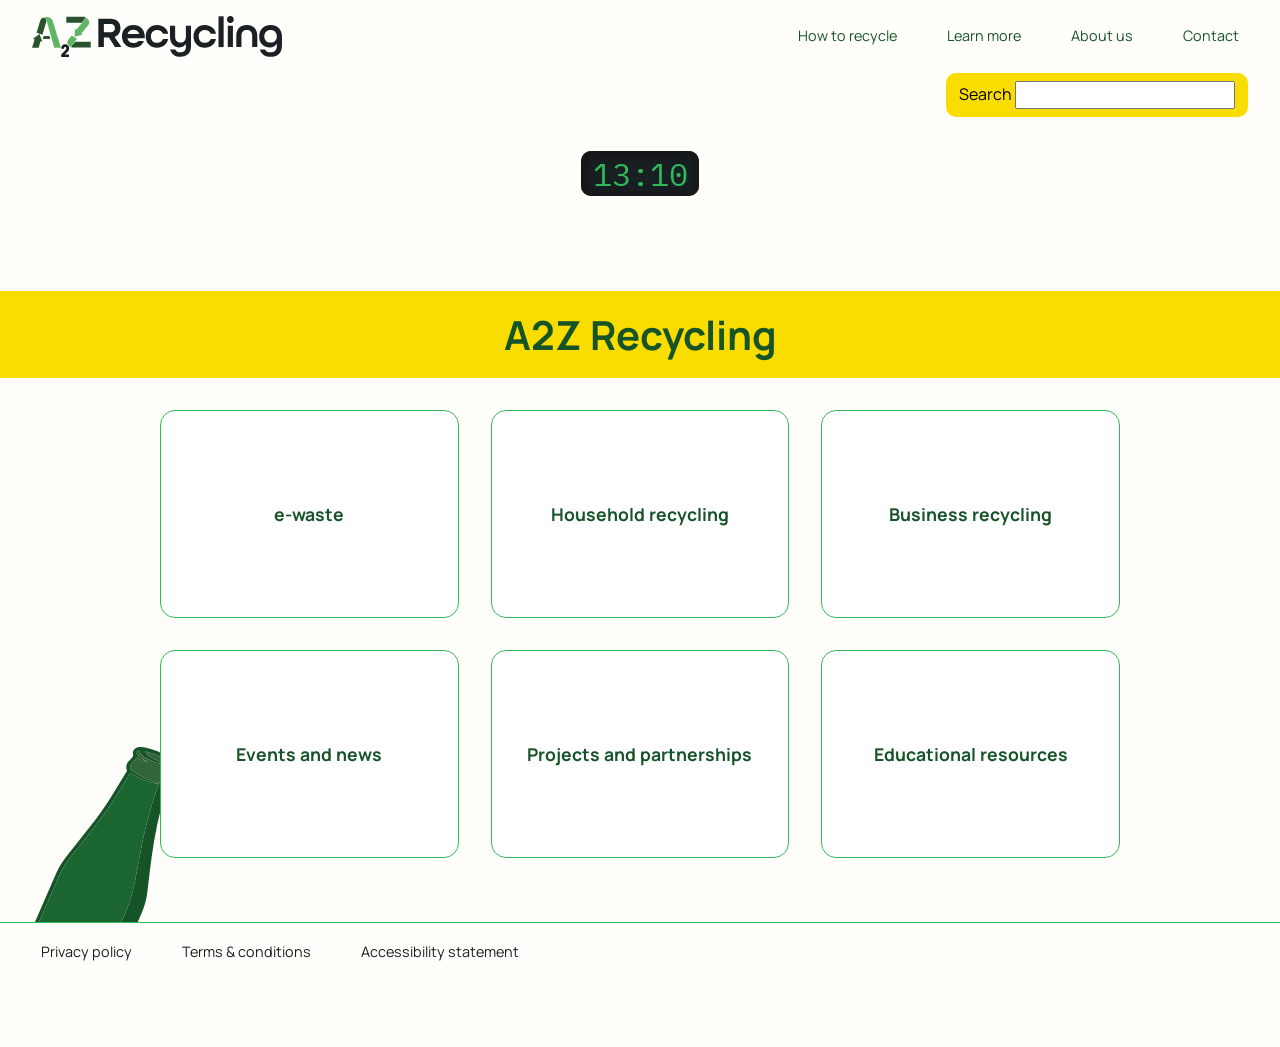
<file: index.html>
<!doctype html>
<html lang="en">
  <head>
    <meta charset="UTF-8" />
    <meta name="viewport" content="width=device-width, initial-scale=1.0" />
    <link rel="stylesheet" href="styles.css" />
    <script src="scripts/clock.js" defer></script>
    <script src="scripts/script.js" defer></script>
    <!-- <script src="scripts/bottles.js" defer></script> -->
    <title>A2Z Recycling</title>
  </head>
  <body>
    <nav class="nav-main">
      <a href="index.html">
        <div class="logo-container">
          <img class="logo" src="images/logo.svg" width="300px" />
        </div>
      </a>

      <div id="hamburger">
        <span class="line"></span>
        <span class="line"></span>
        <span class="line"></span>
      </div>

      <div id="hamburger-dropdown" class="hidden">
        <div class="hb-section">
          <h2 class="hb-heading">How to recycle</h2>
          <ul>
            <li class="hb-li"><a href="e-waste.html">e-waste</a></li>
            <li class="hb-li">
              <a href="household.html">Household recycling</a>
            </li>
            <li class="hb-li">
              <a href="business.html">Business recycling</a>
            </li>
          </ul>
        </div>
        <div class="hb-section">
          <h2 class="hb-heading">Learn more</h2>
          <ul>
            <li class="hb-li"><a href="events.html">Events and news</a></li>
            <li class="hb-li">
              <a href="projects.html">Projects and partnerships</a>
            </li>
            <li class="hb-li">
              <a href="resources.html">Educational resources</a>
            </li>
          </ul>
        </div>
        <div class="hb-section">
          <ul>
            <li><a href="about.html">About us</a></li>
            <li><a href="contact.html">Contact us</a></li>
          </ul>
        </div>
        <div class="hb-section pp">
          <ul>
            <li><a href="privacy.html">Privacy policy</a></li>
            <li>
              <a href="accessibility.html">Accessibility statement</a>
            </li>
            <li>
              <a href="termsandconditions.html">Terms and conditions</a>
            </li>
          </ul>
        </div>
      </div>

      <ul class="nav-items">
        <li>
          <a href="" class="nav-info">How to recycle</a>
          <div id="howTo" class="nav-dropdown hidden">
            <ul class="nav-dropdown-list" id="dd">
              <li><a href="e-waste.html">e-waste</a></li>
              <li><a href="household.html">Household recycling</a></li>
              <li><a href="business.html">Business recycling</a></li>
            </ul>
          </div>
        </li>
        <li>
          <a href="" class="nav-info">Learn more</a>
          <div id="learnMore" class="nav-dropdown hidden">
            <ul class="nav-dropdown-list">
              <li><a href="events.html">Events and news</a></li>
              <li>
                <a href="projects.html">Projects and partnerships</a>
              </li>
              <li><a href="resources.html">Educational resources</a></li>
            </ul>
          </div>
        </li>
        <li><a href="about.html">About us</a></li>
        <li><a href="contact.html">Contact</a></li>
      </ul>
    </nav>

    <div class="top-components">
      <div class="clock-container">
        <span id="clock">00:00 </span>
      </div>
      <div class="search-container">
        <form>
          <label for="search">Search</label>
          <input type="text" id="search" value="" name="search" />
        </form>
      </div>
    </div>

    <main>
      <!-- bottle drop animation -->
      <div id="container" width="300px" height="300px">
        <div class="bottle"></div>
      </div>
      <section class="section-home section-main">
        <div class="conveyer-animation">
          <div class="conv-bottle b1"></div>
          <div class="conv-bottle b2"></div>
          <div class="conv-bottle b3"></div>
          <div class="conv-bottle b4"></div>
          <div class="conv-bottle b5"></div>
          <div class="conv-bottle b6"></div>
          <div class="conv-bottle b1"></div>
          <div class="conv-bottle b2"></div>
          <div class="conv-bottle b4"></div>
          <div class="conv-bottle b1"></div>
          <div class="conv-bottle b1"></div>
          <div class="conv-bottle b2"></div>
          <div class="conv-bottle b3"></div>
          <div class="conv-bottle b4"></div>
          <div class="conv-bottle b5"></div>
          <div class="conv-a2z"></div>
        </div>
        <h1>A2Z Recycling</h1>

        <div class="grid-container-home">
          <a href="e-waste.html">
            <div class="card-home">
              <h2>e-waste</h2>
            </div>
          </a>
          <a href="household.html">
            <div id="card-home" class="card-home">
              <h2>Household recycling</h2>
            </div>
          </a>
          <a href="business.html">
            <div class="card-home">
              <h2>Business recycling</h2>
            </div>
          </a>
          <a href="events.html">
            <div class="card-home">
              <h2>Events and news</h2>
            </div>
          </a>
          <a href="projects.html">
            <div class="card-home">
              <h2>Projects and partnerships</h2>
            </div>
          </a>
          <a href="resources.html">
            <div class="card-home">
              <h2>Educational resources</h2>
            </div>
          </a>
        </div>
      </section>
    </main>
    <nav class="nav-footer">
      <ul class="nav-items">
        <li><a href="privacy.html">Privacy policy</a></li>
        <li><a href="termsandconditions.html">Terms & conditions</a></li>
        <li><a href="accessibility.html">Accessibility statement</a></li>
      </ul>
    </nav>
  </body>
</html>
</file>
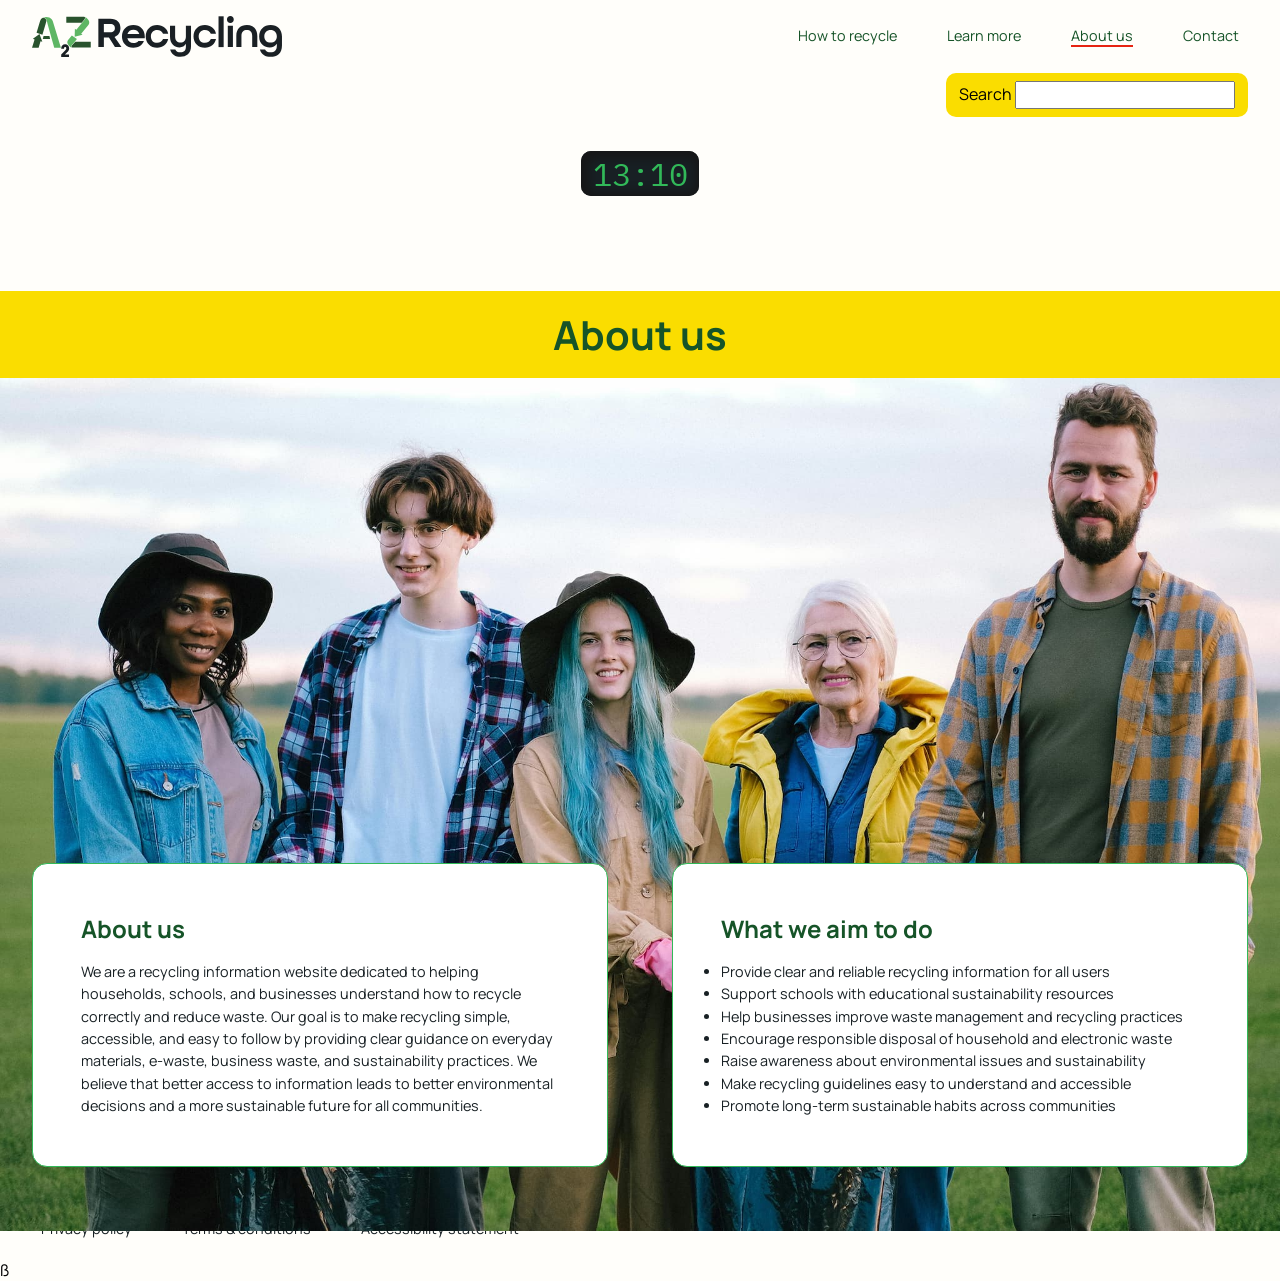
<file: about.html>
<!doctype html>
<html lang="en">
  <head>
    <meta charset="UTF-8" />
    <meta name="viewport" content="width=device-width, initial-scale=1.0" />
    <link rel="stylesheet" href="styles.css" />
    <script src="scripts/clock.js" defer></script>
    <script src="scripts/script.js" defer></script>
    <title>A2Z Recycling</title>
  </head>
  <body>
    <nav class="nav-main">
      <a href="index.html">
        <div class="logo-container">
          <img class="logo" src="images/logo.svg" width="300px" />
        </div>
      </a>
      <div id="hamburger">
        <span class="line"></span>
        <span class="line"></span>
        <span class="line"></span>
      </div>

      <div id="hamburger-dropdown" class="hidden">
        <div class="hb-section">
          <h2 class="hb-heading">How to recycle</h2>
          <ul>
            <li class="hb-li"><a href="e-waste.html">e-waste</a></li>
            <li class="hb-li">
              <a href="household.html">Household recycling</a>
            </li>
            <li class="hb-li">
              <a href="business.html">Business recycling</a>
            </li>
          </ul>
        </div>
        <div class="hb-section">
          <h2 class="hb-heading">Learn more</h2>
          <ul>
            <li class="hb-li"><a href="events.html">Events and news</a></li>
            <li class="hb-li">
              <a href="projects.html">Projects and partnerships</a>
            </li>
            <li class="hb-li">
              <a href="resources.html">Educational resources</a>
            </li>
          </ul>
        </div>
        <div class="hb-section">
          <ul>
            <li><a href="about.html" class="current-page">About us</a></li>
            <li><a href="contact.html">Contact us</a></li>
          </ul>
        </div>
        <div class="hb-section pp">
          <ul>
            <li><a href="privacy.html">Privacy policy</a></li>
            <li>
              <a href="accessibility.html">Accessibility statement</a>
            </li>
            <li>
              <a href="termsandconditions.html">Terms and conditions</a>
            </li>
          </ul>
        </div>
      </div>

      <ul class="nav-items">
        <li>
          <a href="" class="nav-info">How to recycle</a>
          <div id="howTo" class="nav-dropdown hidden">
            <ul class="nav-dropdown-list" id="dd">
              <li><a href="e-waste.html">e-waste</a></li>
              <li><a href="household.html">Household recycling</a></li>
              <li><a href="business.html">Business recycling</a></li>
            </ul>
          </div>
        </li>
        <li>
          <a href="" class="nav-info">Learn more</a>
          <div id="learnMore" class="nav-dropdown hidden">
            <ul class="nav-dropdown-list">
              <li><a href="events.html">Events and news</a></li>
              <li>
                <a href="projects.html">Projects and partnerships</a>
              </li>
              <li><a href="resources.html">Educational resources</a></li>
            </ul>
          </div>
        </li>
        <li><a href="about.html" class="current-page">About us</a></li>
        <li><a href="contact.html">Contact</a></li>
      </ul>
    </nav>

    <div class="top-components">
      <div class="clock-container">
        <span id="clock">00:00 </span>
      </div>
      <div class="search-container">
        <form>
          <label for="search">Search</label>
          <input type="text" id="search" value="" name="search" />
        </form>
      </div>
    </div>

    <main>
      <section class="section-main section-about">
        <div class="conveyer-animation">
          <div class="conv-bottle b1"></div>
          <div class="conv-bottle b2"></div>
          <div class="conv-bottle b3"></div>
          <div class="conv-bottle b4"></div>
          <div class="conv-bottle b5"></div>
          <div class="conv-bottle b6"></div>
          <div class="conv-bottle b1"></div>
          <div class="conv-bottle b2"></div>
          <div class="conv-bottle b4"></div>
          <div class="conv-bottle b1"></div>
          <div class="conv-bottle b1"></div>
          <div class="conv-bottle b2"></div>
          <div class="conv-bottle b3"></div>
          <div class="conv-bottle b4"></div>
          <div class="conv-bottle b5"></div>
          <div class="conv-a2z"></div>
        </div>

        <h1>About us</h1>

        <div class="img-section-container image-about-us">
          <img
            src="images/about.jpg"
            class="img-section"
            width="800px"
            height="533px"
            alt="A woman doing some recycling."
          />
        </div>
        <div class="layout-2col">
          <div class="col1 col1-infomational">
            <div class="article text-box about-us">
              <h2>About us</h2>
              <p>
                We are a recycling information website dedicated to helping
                households, schools, and businesses understand how to recycle
                correctly and reduce waste. Our goal is to make recycling
                simple, accessible, and easy to follow by providing clear
                guidance on everyday materials, e-waste, business waste, and
                sustainability practices. We believe that better access to
                information leads to better environmental decisions and a more
                sustainable future for all communities.
              </p>
            </div>
          </div>

          <div class="col2">
            <div class="text-box article about-us">
              <h2>What we aim to do</h2>
              <ul>
                <li>
                  Provide clear and reliable recycling information for all users
                </li>
                <li>
                  Support schools with educational sustainability resources
                </li>
                <li>
                  Help businesses improve waste management and recycling
                  practices
                </li>
                <li>
                  Encourage responsible disposal of household and electronic
                  waste
                </li>
                <li>
                  Raise awareness about environmental issues and sustainability
                </li>
                <li>
                  Make recycling guidelines easy to understand and accessible
                </li>
                <li>Promote long-term sustainable habits across communities</li>
              </ul>
            </div>
          </div>
        </div>
      </section>
    </main>
    <nav class="nav-footer">
      <ul class="nav-items">
        <li><a href="privacy.html">Privacy policy</a></li>
        <li><a href="termsandconditions.html">Terms & conditions</a></li>
        <li><a href="accessibility.html">Accessibility statement</a></li>
      </ul>
    </nav>
  </body>
</html>
ß
</file>
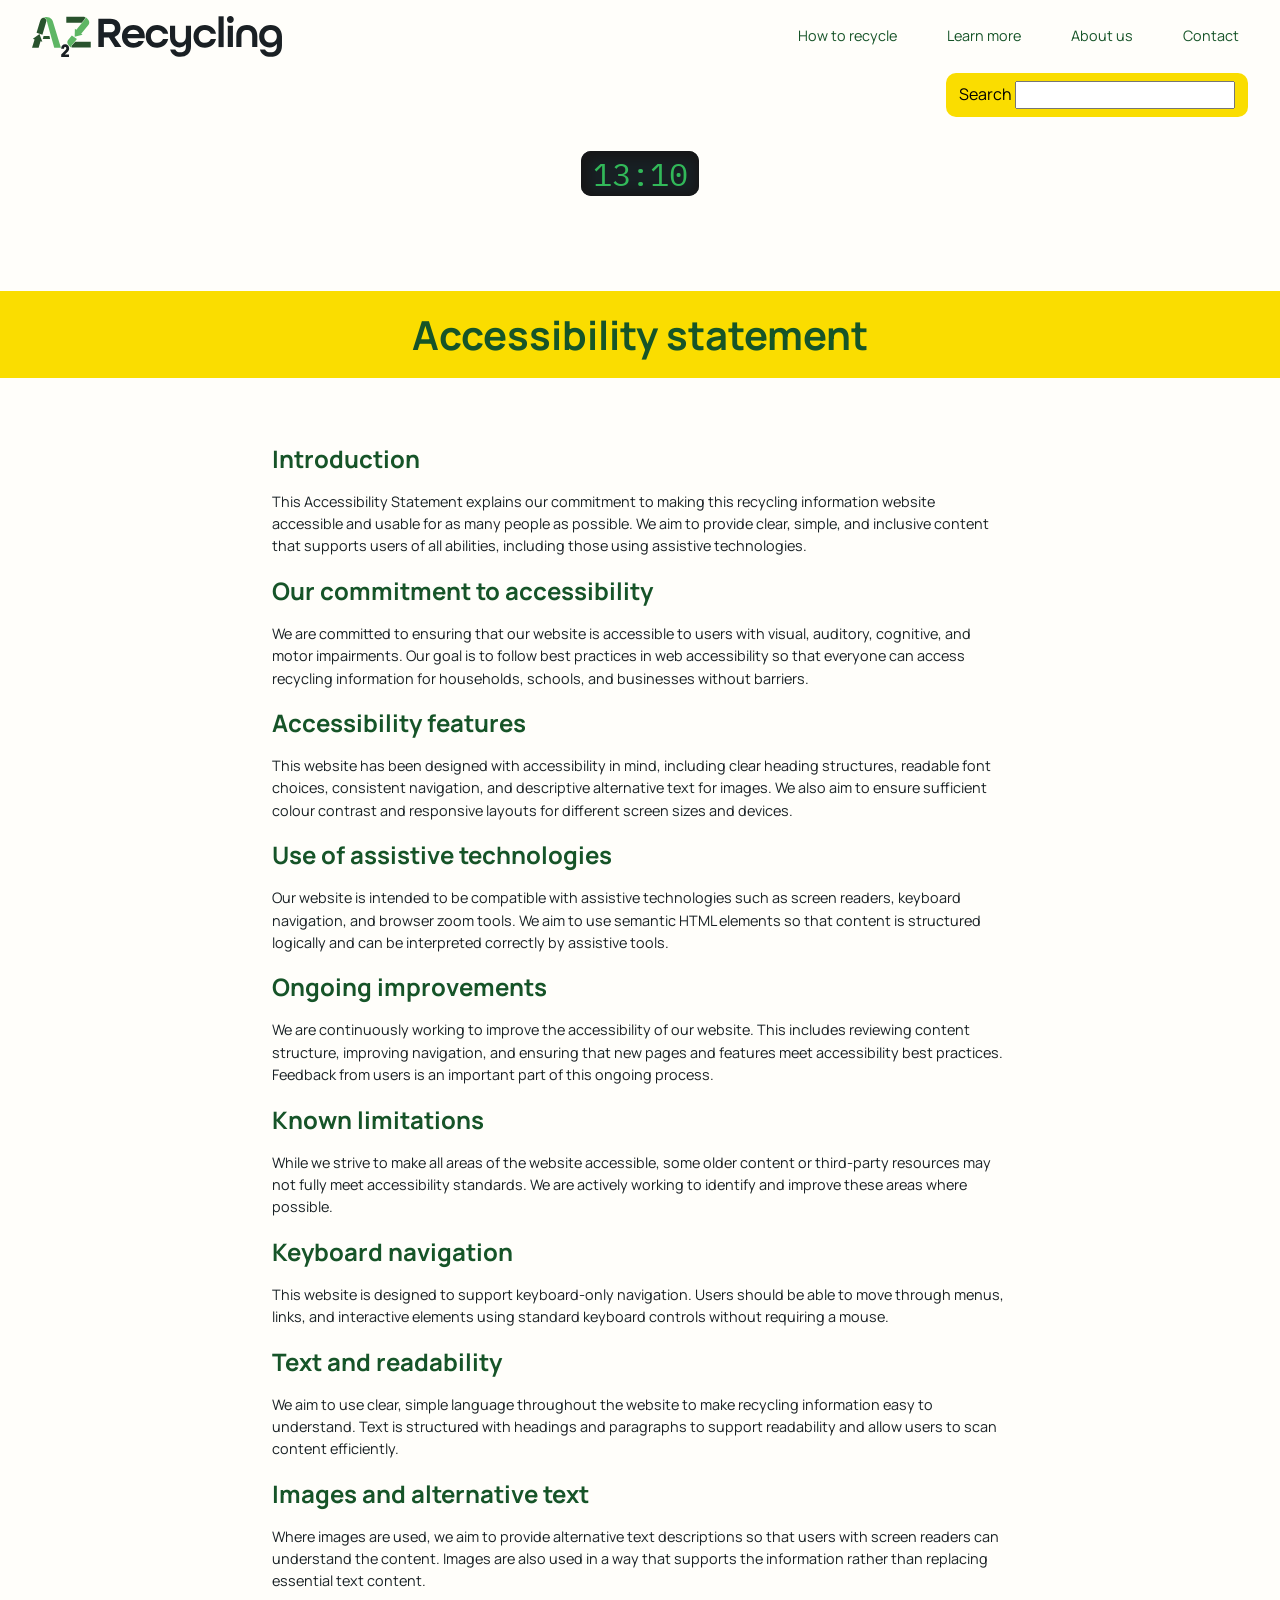
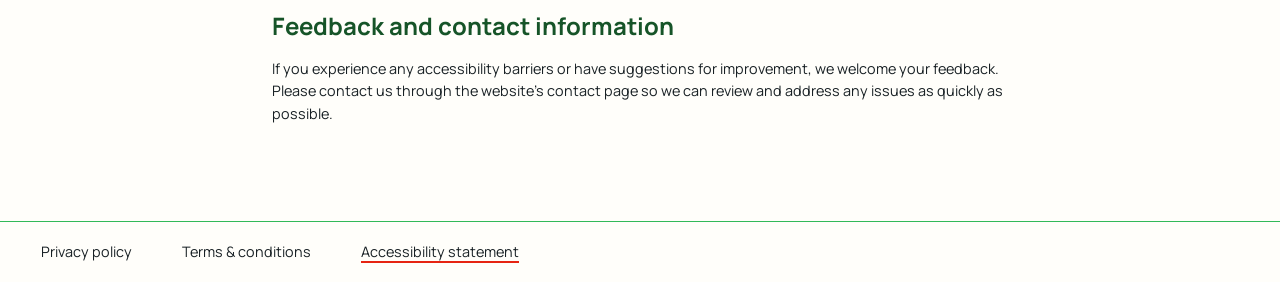
<file: accessibility.html>
<!doctype html>
<html lang="en">
  <head>
    <meta charset="UTF-8" />
    <meta name="viewport" content="width=device-width, initial-scale=1.0" />
    <link rel="stylesheet" href="styles.css" />
    <script src="scripts/clock.js" defer></script>
    <script src="scripts/script.js" defer></script>
    <title>A2Z Recycling</title>
  </head>
  <body>
    <nav class="nav-main">
      <a href="index.html">
        <div class="logo-container">
          <img class="logo" src="images/logo.svg" width="300px" />
        </div>
      </a>
      <div id="hamburger">
        <span class="line"></span>
        <span class="line"></span>
        <span class="line"></span>
      </div>

      <div id="hamburger-dropdown" class="hidden">
        <div class="hb-section">
          <h2 class="hb-heading">How to recycle</h2>
          <ul>
            <li class="hb-li"><a href="e-waste.html">e-waste</a></li>
            <li class="hb-li">
              <a href="household.html">Household recycling</a>
            </li>
            <li class="hb-li">
              <a href="business.html">Business recycling</a>
            </li>
          </ul>
        </div>
        <div class="hb-section">
          <h2 class="hb-heading">Learn more</h2>
          <ul>
            <li class="hb-li"><a href="events.html">Events and news</a></li>
            <li class="hb-li">
              <a href="projects.html">Projects and partnerships</a>
            </li>
            <li class="hb-li">
              <a href="resources.html">Educational resources</a>
            </li>
          </ul>
        </div>
        <div class="hb-section">
          <ul>
            <li><a href="about.html">About us</a></li>
            <li><a href="contact.html">Contact us</a></li>
          </ul>
        </div>
        <div class="hb-section pp">
          <ul>
            <li><a href="privacy.html">Privacy policy</a></li>
            <li>
              <a href="accessibility.html" class="current-page"
                >Accessibility statement</a
              >
            </li>
            <li>
              <a href="termsandconditions.html">Terms and conditions</a>
            </li>
          </ul>
        </div>
      </div>

      <ul class="nav-items">
        <li>
          <a href="" class="nav-info">How to recycle</a>
          <div id="howTo" class="nav-dropdown hidden">
            <ul class="nav-dropdown-list" id="dd">
              <li><a href="e-waste.html">e-waste</a></li>
              <li><a href="household.html">Household recycling</a></li>
              <li><a href="business.html">Business recycling</a></li>
            </ul>
          </div>
        </li>
        <li>
          <a href="" class="nav-info">Learn more</a>
          <div id="learnMore" class="nav-dropdown hidden">
            <ul class="nav-dropdown-list">
              <li><a href="events.html">Events and news</a></li>
              <li>
                <a href="projects.html">Projects and partnerships</a>
              </li>
              <li><a href="resources.html">Educational resources</a></li>
            </ul>
          </div>
        </li>
        <li><a href="about.html">About us</a></li>
        <li><a href="contact.html">Contact</a></li>
      </ul>
    </nav>

    <div class="top-components">
      <div class="clock-container">
        <span id="clock">00:00 </span>
      </div>
      <div class="search-container">
        <form>
          <label for="search">Search</label>
          <input type="text" id="search" value="" name="search" />
        </form>
      </div>
    </div>

    <main>
      <section class="section-main section-accessibility">
        <div class="conveyer-animation">
          <div class="conv-bottle b1"></div>
          <div class="conv-bottle b2"></div>
          <div class="conv-bottle b3"></div>
          ß
          <div class="conv-bottle b4"></div>
          <div class="conv-bottle b5"></div>
          <div class="conv-bottle b6"></div>
          <div class="conv-bottle b1"></div>
          <div class="conv-bottle b2"></div>
          <div class="conv-bottle b4"></div>
          <div class="conv-bottle b1"></div>
          <div class="conv-bottle b1"></div>
          <div class="conv-bottle b2"></div>
          <div class="conv-bottle b3"></div>
          <div class="conv-bottle b4"></div>
          <div class="conv-bottle b5"></div>
          <div class="conv-a2z"></div>
        </div>
        <h1>Accessibility statement</h1>

        <div class="document">
          <div>
            <h2>Introduction</h2>
            <p>
              This Accessibility Statement explains our commitment to making
              this recycling information website accessible and usable for as
              many people as possible. We aim to provide clear, simple, and
              inclusive content that supports users of all abilities, including
              those using assistive technologies.
            </p>
          </div>

          <div>
            <h2>Our commitment to accessibility</h2>
            <p>
              We are committed to ensuring that our website is accessible to
              users with visual, auditory, cognitive, and motor impairments. Our
              goal is to follow best practices in web accessibility so that
              everyone can access recycling information for households, schools,
              and businesses without barriers.
            </p>
          </div>

          <div>
            <h2>Accessibility features</h2>
            <p>
              This website has been designed with accessibility in mind,
              including clear heading structures, readable font choices,
              consistent navigation, and descriptive alternative text for
              images. We also aim to ensure sufficient colour contrast and
              responsive layouts for different screen sizes and devices.
            </p>
          </div>

          <div>
            <h2>Use of assistive technologies</h2>
            <p>
              Our website is intended to be compatible with assistive
              technologies such as screen readers, keyboard navigation, and
              browser zoom tools. We aim to use semantic HTML elements so that
              content is structured logically and can be interpreted correctly
              by assistive tools.
            </p>
          </div>

          <div>
            <h2>Ongoing improvements</h2>
            <p>
              We are continuously working to improve the accessibility of our
              website. This includes reviewing content structure, improving
              navigation, and ensuring that new pages and features meet
              accessibility best practices. Feedback from users is an important
              part of this ongoing process.
            </p>
          </div>

          <div>
            <h2>Known limitations</h2>
            <p>
              While we strive to make all areas of the website accessible, some
              older content or third-party resources may not fully meet
              accessibility standards. We are actively working to identify and
              improve these areas where possible.
            </p>
          </div>

          <div>
            <h2>Keyboard navigation</h2>
            <p>
              This website is designed to support keyboard-only navigation.
              Users should be able to move through menus, links, and interactive
              elements using standard keyboard controls without requiring a
              mouse.
            </p>
          </div>

          <div>
            <h2>Text and readability</h2>
            <p>
              We aim to use clear, simple language throughout the website to
              make recycling information easy to understand. Text is structured
              with headings and paragraphs to support readability and allow
              users to scan content efficiently.
            </p>
          </div>

          <div>
            <h2>Images and alternative text</h2>
            <p>
              Where images are used, we aim to provide alternative text
              descriptions so that users with screen readers can understand the
              content. Images are also used in a way that supports the
              information rather than replacing essential text content.
            </p>
          </div>

          <div>
            <h2>Feedback and contact information</h2>
            <p>
              If you experience any accessibility barriers or have suggestions
              for improvement, we welcome your feedback. Please contact us
              through the website’s contact page so we can review and address
              any issues as quickly as possible.
            </p>
          </div>
        </div>
      </section>
    </main>
    <nav class="nav-footer">
      <ul class="nav-items">
        <li><a href="privacy.html">Privacy policy</a></li>
        <li><a href="termsandconditions.html">Terms & conditions</a></li>
        <li>
          <a href="accessibility.html" class="current-page"
            >Accessibility statement</a
          >
        </li>
      </ul>
    </nav>
  </body>
</html>
</file>
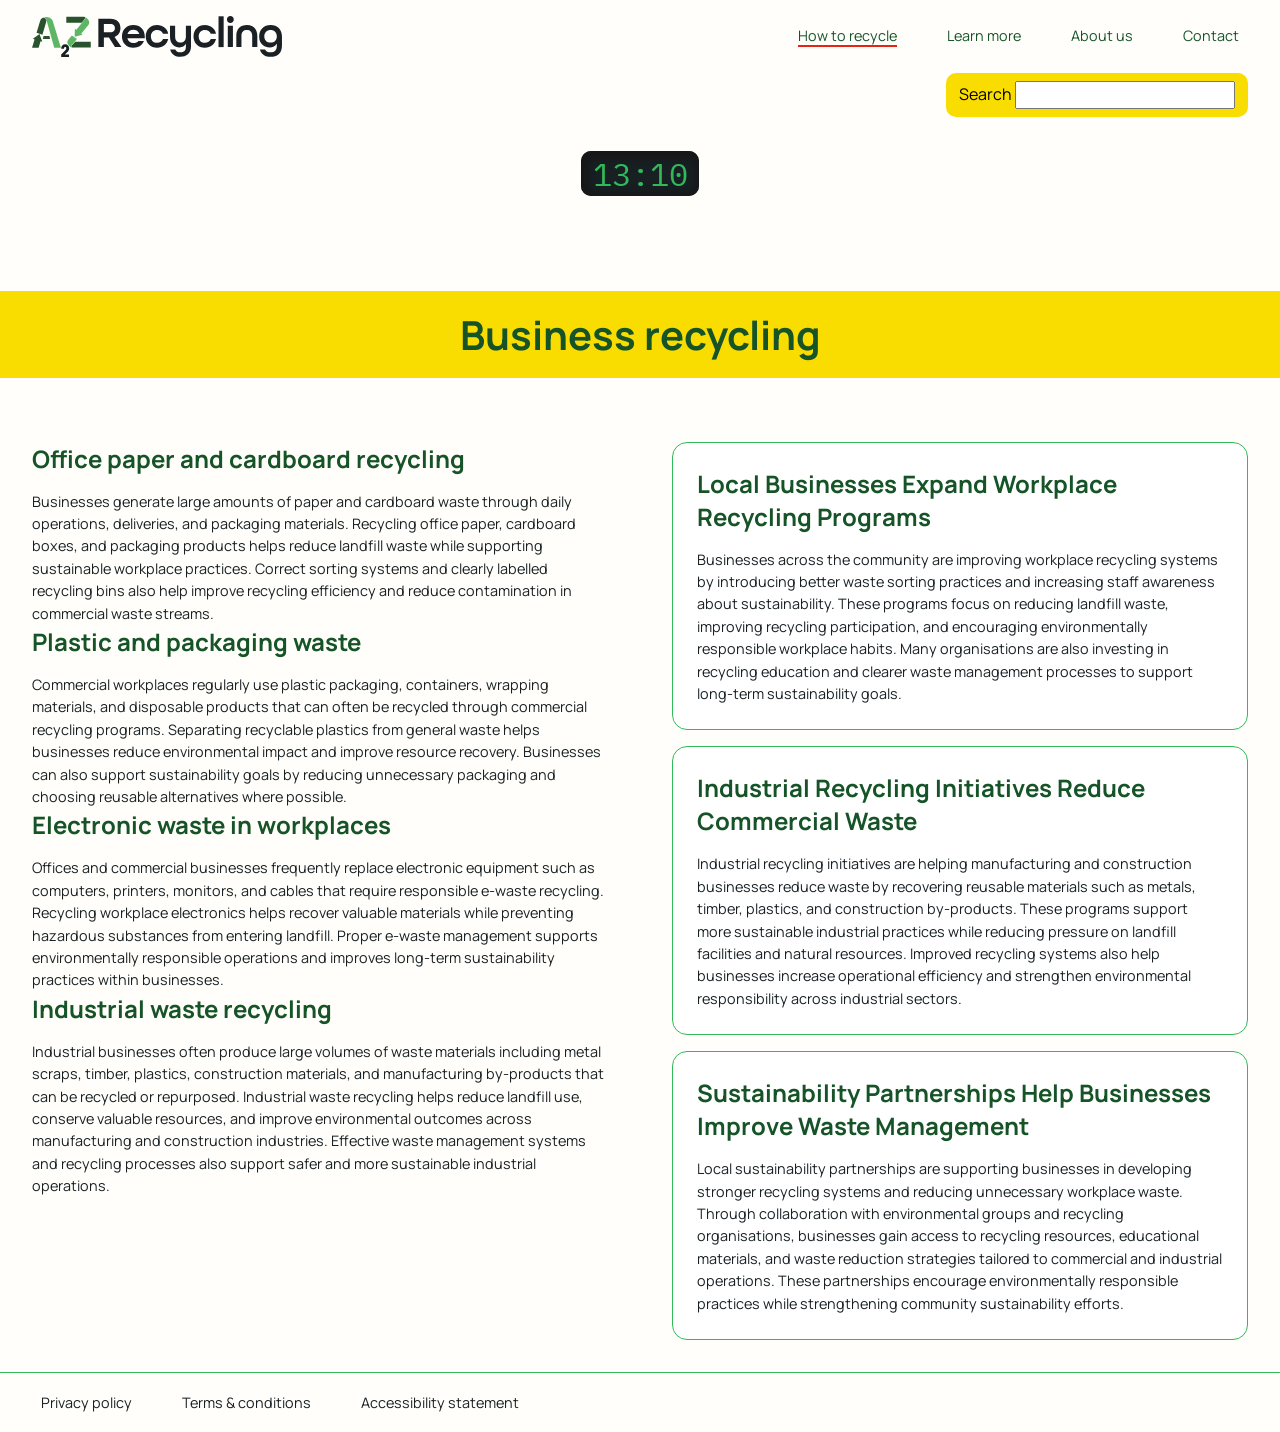
<file: business.html>
<!doctype html>
<html lang="en">
  <head>
    <meta charset="UTF-8" />
    <meta name="viewport" content="width=device-width, initial-scale=1.0" />
    <link rel="stylesheet" href="styles.css" />
    <script src="scripts/clock.js" defer></script>
    <script src="scripts/script.js" defer></script>
    <title>A2Z Recycling</title>
  </head>
  <body>
    <nav class="nav-main">
      <a href="index.html">
        <div class="logo-container">
          <img class="logo" src="images/logo.svg" width="300px" />
        </div>
      </a>
      <div id="hamburger">
        <span class="line"></span>
        <span class="line"></span>
        <span class="line"></span>
      </div>

      <div id="hamburger-dropdown" class="hidden">
        <div class="hb-section">
          <h2 class="hb-heading">How to recycle</h2>
          <ul>
            <li class="hb-li"><a href="e-waste.html">e-waste</a></li>
            <li class="hb-li">
              <a href="household.html">Household recycling</a>
            </li>
            <li class="hb-li">
              <a href="business.html" class="current-page"
                >Business recycling</a
              >
            </li>
          </ul>
        </div>
        <div class="hb-section">
          <h2 class="hb-heading">Learn more</h2>
          <ul>
            <li class="hb-li"><a href="events.html">Events and news</a></li>
            <li class="hb-li">
              <a href="projects.html">Projects and partnerships</a>
            </li>
            <li class="hb-li">
              <a href="resources.html">Educational resources</a>
            </li>
          </ul>
        </div>
        <div class="hb-section">
          <ul>
            <li><a href="about.html">About us</a></li>
            <li><a href="contact.html">Contact us</a></li>
          </ul>
        </div>
        <div class="hb-section pp">
          <ul>
            <li><a href="privacy.html">Privacy policy</a></li>
            <li>
              <a href="accessibility.html">Accessibility statement</a>
            </li>
            <li>
              <a href="termsandconditions.html">Terms and conditions</a>
            </li>
          </ul>
        </div>
      </div>

      <ul class="nav-items">
        <li>
          <a href="" class="nav-info current-page">How to recycle</a>
          <div id="howTo" class="nav-dropdown hidden">
            <ul class="nav-dropdown-list" id="dd">
              <li><a href="e-waste.html">e-waste</a></li>
              <li><a href="household.html">Household recycling</a></li>
              <li>
                <a href="business.html" class="current-page"
                  >Business recycling</a
                >
              </li>
            </ul>
          </div>
        </li>
        <li>
          <a href="" class="nav-info">Learn more</a>
          <div id="learnMore" class="nav-dropdown hidden">
            <ul class="nav-dropdown-list">
              <li><a href="events.html">Events and news</a></li>
              <li>
                <a href="projects.html">Projects and partnerships</a>
              </li>
              <li><a href="resources.html">Educational resources</a></li>
            </ul>
          </div>
        </li>
        <li><a href="about.html">About us</a></li>
        <li><a href="contact.html">Contact</a></li>
      </ul>
    </nav>

    <div class="top-components">
      <div class="clock-container">
        <span id="clock">00:00 </span>
      </div>
      <div class="search-container">
        <form>
          <label for="search">Search</label>
          <input type="text" id="search" value="" name="search" />
        </form>
      </div>
    </div>

    <main>
      <section class="section-main section-business">
        <div class="conveyer-animation">
          <div class="conv-bottle b1"></div>
          <div class="conv-bottle b2"></div>
          <div class="conv-bottle b3"></div>
          <div class="conv-bottle b4"></div>
          <div class="conv-bottle b5"></div>
          <div class="conv-bottle b6"></div>
          <div class="conv-bottle b1"></div>
          <div class="conv-bottle b2"></div>
          <div class="conv-bottle b4"></div>
          <div class="conv-bottle b1"></div>
          <div class="conv-bottle b1"></div>
          <div class="conv-bottle b2"></div>
          <div class="conv-bottle b3"></div>
          <div class="conv-bottle b4"></div>
          <div class="conv-bottle b5"></div>
          <div class="conv-a2z"></div>
        </div>
        <h1>Business recycling</h1>
        <div class="layout-2col">
          <div class="col1 col1-infomational">
            <div>
              <div>
                <h2>Office paper and cardboard recycling</h2>
                <p>
                  Businesses generate large amounts of paper and cardboard waste
                  through daily operations, deliveries, and packaging materials.
                  Recycling office paper, cardboard boxes, and packaging
                  products helps reduce landfill waste while supporting
                  sustainable workplace practices. Correct sorting systems and
                  clearly labelled recycling bins also help improve recycling
                  efficiency and reduce contamination in commercial waste
                  streams.
                </p>
              </div>

              <div>
                <h2>Plastic and packaging waste</h2>
                <p>
                  Commercial workplaces regularly use plastic packaging,
                  containers, wrapping materials, and disposable products that
                  can often be recycled through commercial recycling programs.
                  Separating recyclable plastics from general waste helps
                  businesses reduce environmental impact and improve resource
                  recovery. Businesses can also support sustainability goals by
                  reducing unnecessary packaging and choosing reusable
                  alternatives where possible.
                </p>
              </div>

              <div>
                <h2>Electronic waste in workplaces</h2>
                <p>
                  Offices and commercial businesses frequently replace
                  electronic equipment such as computers, printers, monitors,
                  and cables that require responsible e-waste recycling.
                  Recycling workplace electronics helps recover valuable
                  materials while preventing hazardous substances from entering
                  landfill. Proper e-waste management supports environmentally
                  responsible operations and improves long-term sustainability
                  practices within businesses.
                </p>
              </div>

              <div>
                <h2>Industrial waste recycling</h2>
                <p>
                  Industrial businesses often produce large volumes of waste
                  materials including metal scraps, timber, plastics,
                  construction materials, and manufacturing by-products that can
                  be recycled or repurposed. Industrial waste recycling helps
                  reduce landfill use, conserve valuable resources, and improve
                  environmental outcomes across manufacturing and construction
                  industries. Effective waste management systems and recycling
                  processes also support safer and more sustainable industrial
                  operations.
                </p>
              </div>
            </div>
          </div>

          <div class="col2 col-articles">
            <div class="text-box article">
              <h2>Local Businesses Expand Workplace Recycling Programs</h2>
              <p>
                Businesses across the community are improving workplace
                recycling systems by introducing better waste sorting practices
                and increasing staff awareness about sustainability. These
                programs focus on reducing landfill waste, improving recycling
                participation, and encouraging environmentally responsible
                workplace habits. Many organisations are also investing in
                recycling education and clearer waste management processes to
                support long-term sustainability goals.
              </p>
            </div>

            <div class="text-box article">
              <h2>Industrial Recycling Initiatives Reduce Commercial Waste</h2>
              <p>
                Industrial recycling initiatives are helping manufacturing and
                construction businesses reduce waste by recovering reusable
                materials such as metals, timber, plastics, and construction
                by-products. These programs support more sustainable industrial
                practices while reducing pressure on landfill facilities and
                natural resources. Improved recycling systems also help
                businesses increase operational efficiency and strengthen
                environmental responsibility across industrial sectors.
              </p>
            </div>

            <div class="text-box article">
              <h2>
                Sustainability Partnerships Help Businesses Improve Waste
                Management
              </h2>
              <p>
                Local sustainability partnerships are supporting businesses in
                developing stronger recycling systems and reducing unnecessary
                workplace waste. Through collaboration with environmental groups
                and recycling organisations, businesses gain access to recycling
                resources, educational materials, and waste reduction strategies
                tailored to commercial and industrial operations. These
                partnerships encourage environmentally responsible practices
                while strengthening community sustainability efforts.
              </p>
            </div>
          </div>
        </div>
      </section>
    </main>
    <nav class="nav-footer">
      <ul class="nav-items">
        <li><a href="privacy.html">Privacy policy</a></li>
        <li><a href="termsandconditions.html">Terms & conditions</a></li>
        <li><a href="accessibility.html">Accessibility statement</a></li>
      </ul>
    </nav>
  </body>
</html>
</file>
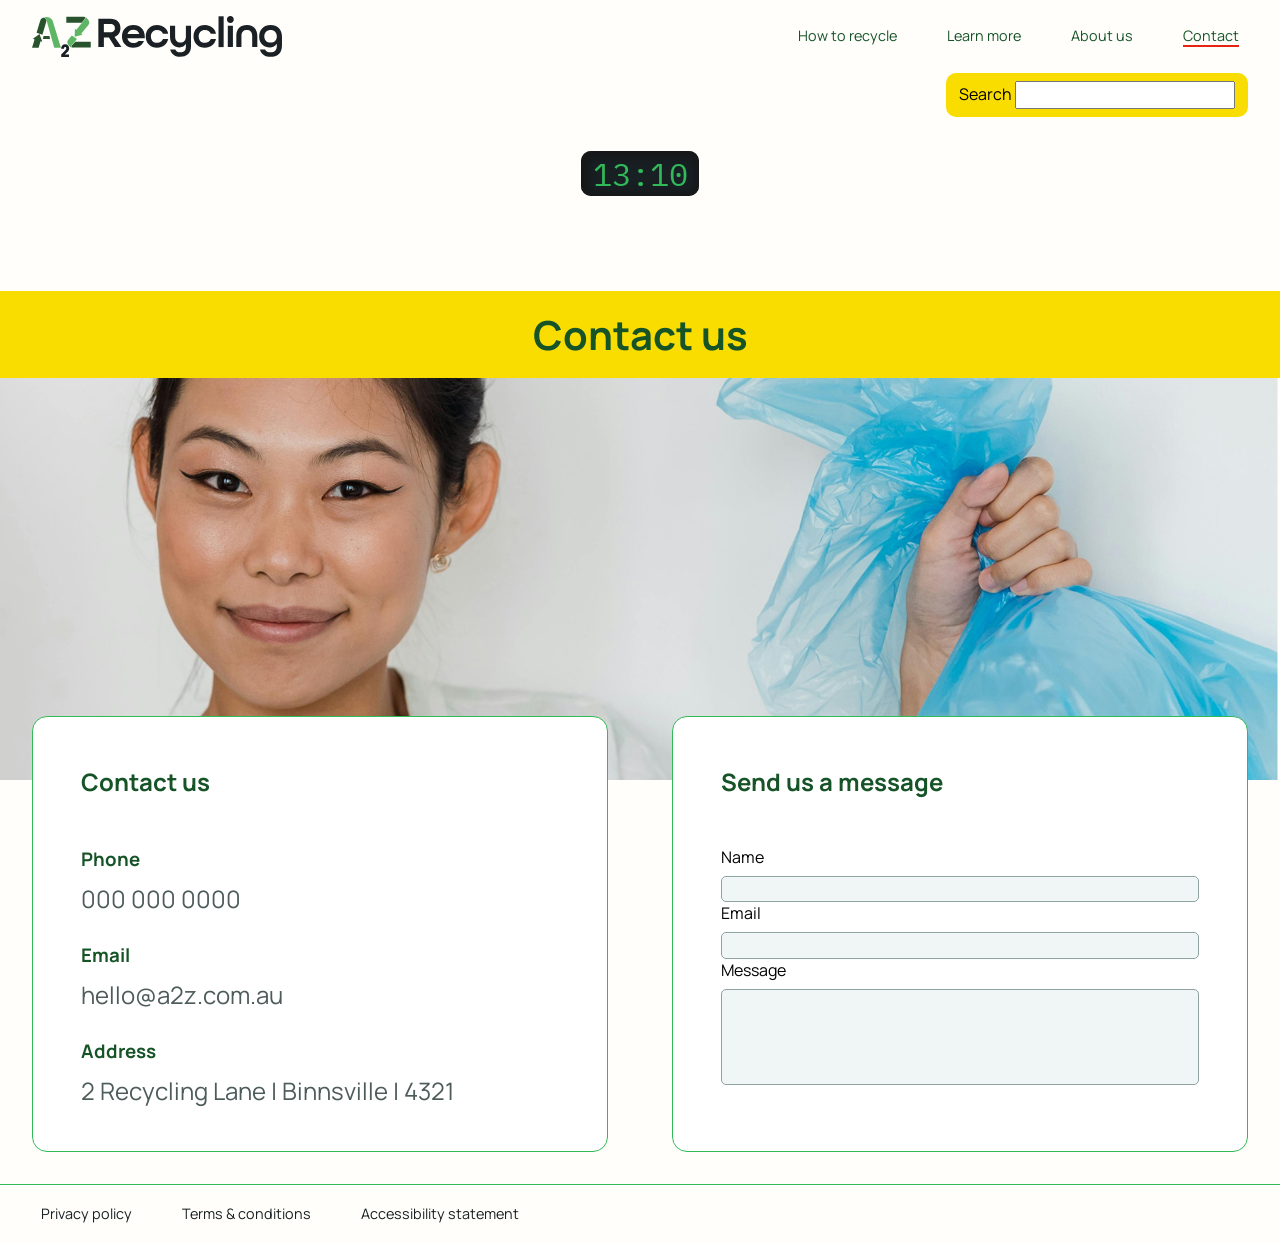
<file: contact.html>
<!doctype html>
<html lang="en">
  <head>
    <meta charset="UTF-8" />
    <meta name="viewport" content="width=device-width, initial-scale=1.0" />
    <link rel="stylesheet" href="styles.css" />
    <script src="scripts/clock.js" defer></script>
    <script src="scripts/script.js" defer></script>
    <title>A2Z Recycling</title>
  </head>
  <body>
    <nav class="nav-main">
      <a href="index.html">
        <div class="logo-container">
          <img class="logo" src="images/logo.svg" width="300px" />
        </div>
      </a>
      <div id="hamburger">
        <span class="line"></span>
        <span class="line"></span>
        <span class="line"></span>
      </div>

      <div id="hamburger-dropdown" class="hidden">
        <div class="hb-section">
          <h2 class="hb-heading">How to recycle</h2>
          <ul>
            <li class="hb-li"><a href="e-waste.html">e-waste</a></li>
            <li class="hb-li">
              <a href="household.html">Household recycling</a>
            </li>
            <li class="hb-li">
              <a href="business.html">Business recycling</a>
            </li>
          </ul>
        </div>
        <div class="hb-section">
          <h2 class="hb-heading">Learn more</h2>
          <ul>
            <li class="hb-li"><a href="events.html">Events and news</a></li>
            <li class="hb-li">
              <a href="projects.html">Projects and partnerships</a>
            </li>
            <li class="hb-li">
              <a href="resources.html">Educational resources</a>
            </li>
          </ul>
        </div>
        <div class="hb-section">
          <ul>
            <li><a href="about.html">About us</a></li>
            <li><a href="contact.html" class="current-page">Contact us</a></li>
          </ul>
        </div>
        <div class="hb-section pp">
          <ul>
            <li><a href="privacy.html">Privacy policy</a></li>
            <li>
              <a href="accessibility.html">Accessibility statement</a>
            </li>
            <li>
              <a href="termsandconditions.html">Terms and conditions</a>
            </li>
          </ul>
        </div>
      </div>

      <ul class="nav-items">
        <li>
          <a href="" class="nav-info">How to recycle</a>
          <div id="howTo" class="nav-dropdown hidden">
            <ul class="nav-dropdown-list" id="dd">
              <li><a href="e-waste.html">e-waste</a></li>
              <li><a href="household.html">Household recycling</a></li>
              <li><a href="business.html">Business recycling</a></li>
            </ul>
          </div>
        </li>
        <li>
          <a href="" class="nav-info">Learn more</a>
          <div id="learnMore" class="nav-dropdown hidden">
            <ul class="nav-dropdown-list">
              <li><a href="events.html">Events and news</a></li>
              <li>
                <a href="projects.html">Projects and partnerships</a>
              </li>
              <li><a href="resources.html">Educational resources</a></li>
            </ul>
          </div>
        </li>
        <li><a href="about.html">About us</a></li>
        <li><a href="contact.html" class="current-page">Contact</a></li>
      </ul>
    </nav>

    <div class="top-components">
      <div class="clock-container">
        <span id="clock">00:00 </span>
      </div>
      <div class="search-container">
        <form>
          <label for="search">Search</label>
          <input type="text" id="search" value="" name="search" />
        </form>
      </div>
    </div>

    <main>
      <section class="section-main section-contact">
        <div class="conveyer-animation">
          <div class="conv-bottle b1"></div>
          <div class="conv-bottle b2"></div>
          <div class="conv-bottle b3"></div>
          <div class="conv-bottle b4"></div>
          <div class="conv-bottle b5"></div>
          <div class="conv-bottle b6"></div>
          <div class="conv-bottle b1"></div>
          <div class="conv-bottle b2"></div>
          <div class="conv-bottle b4"></div>
          <div class="conv-bottle b1"></div>
          <div class="conv-bottle b1"></div>
          <div class="conv-bottle b2"></div>
          <div class="conv-bottle b3"></div>
          <div class="conv-bottle b4"></div>
          <div class="conv-bottle b5"></div>
          <div class="conv-a2z"></div>
        </div>
        <h1>Contact us</h1>

        <div class="img-section-container image-contact-us">
          <img
            src="images/contactus.png"
            class="img-section"
            width="800px"
            height="533px"
            alt="A woman doing some recycling."
          />
        </div>
        <div class="layout-2col">
          <div class="col1 col1-infomational">
            <div class="article text-box contact-us">
              <h2>Contact us</h2>
              <div>
                <h3>Phone</h3>
                <p>000 000 0000</p>
              </div>
              <div>
                <h3>Email</h3>
                <p>hello@a2z.com.au</p>
              </div>
              <div>
                <h3>Address</h3>
                <p>2 Recycling Lane | Binnsville | 4321</p>
              </div>
            </div>
          </div>

          <div class="col2">
            <div class="text-box article contact-us">
              <h2>Send us a message</h2>
              <form class="contact-form" action="POST">
                <div>
                  <label for="name">Name</label>
                  <input type="text" id="name" />
                </div>

                <div>
                  <label for="email">Email</label>
                  <input type="text" id="email" />
                </div>

                <div>
                  <label for="message">Message</label>
                  <textarea name="message" id="message"></textarea>
                </div>
              </form>
            </div>
          </div>
        </div>
      </section>
    </main>
    <nav class="nav-footer">
      <ul class="nav-items">
        <li><a href="privacy.html">Privacy policy</a></li>
        <li><a href="termsandconditions.html">Terms & conditions</a></li>
        <li><a href="accessibility.html">Accessibility statement</a></li>
      </ul>
    </nav>
  </body>
</html>
</file>
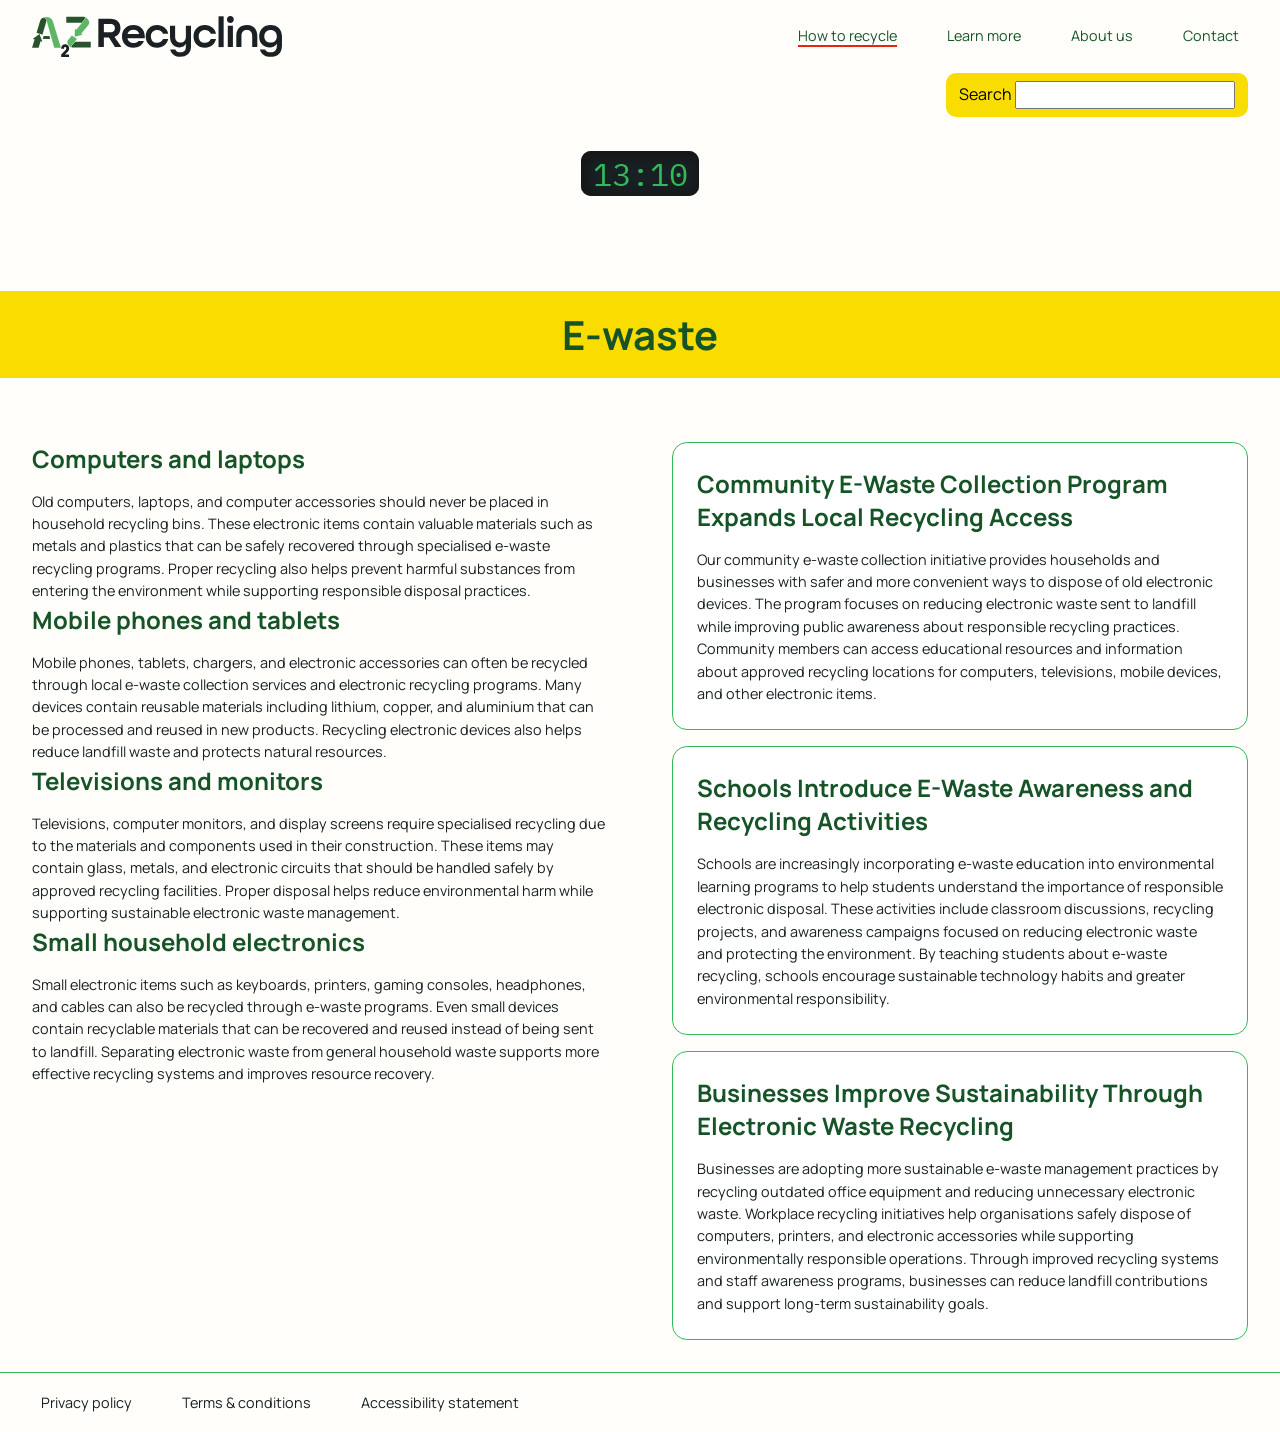
<file: e-waste.html>
<!doctype html>
<html lang="en">
  <head>
    <meta charset="UTF-8" />
    <meta name="viewport" content="width=device-width, initial-scale=1.0" />
    <link rel="stylesheet" href="styles.css" />
    <script src="scripts/clock.js" defer></script>
    <script src="scripts/script.js" defer></script>
    <title>A2Z Recycling</title>
  </head>
  <body>
    <nav class="nav-main">
      <a href="index.html">
        <div class="logo-container">
          <img class="logo" src="images/logo.svg" width="300px" />
        </div>
      </a>
      <div id="hamburger">
        <span class="line"></span>
        <span class="line"></span>
        <span class="line"></span>
      </div>

      <div id="hamburger-dropdown" class="hidden">
        <div class="hb-section">
          <h2 class="hb-heading">How to recycle</h2>
          <ul>
            <li class="hb-li">
              <a href="e-waste.html" class="current-page">e-waste</a>
            </li>
            <li class="hb-li">
              <a href="household.html">Household recycling</a>
            </li>
            <li class="hb-li">
              <a href="business.html">Business recycling</a>
            </li>
          </ul>
        </div>
        <div class="hb-section">
          <h2 class="hb-heading">Learn more</h2>
          <ul>
            <li class="hb-li"><a href="events.html">Events and news</a></li>
            <li class="hb-li">
              <a href="projects.html">Projects and partnerships</a>
            </li>
            <li class="hb-li">
              <a href="resources.html">Educational resources</a>
            </li>
          </ul>
        </div>
        <div class="hb-section">
          <ul>
            <li><a href="about.html">About us</a></li>
            <li><a href="contact.html">Contact us</a></li>
          </ul>
        </div>
        <div class="hb-section pp">
          <ul>
            <li><a href="privacy.html">Privacy policy</a></li>
            <li>
              <a href="accessibility.html">Accessibility statement</a>
            </li>
            <li>
              <a href="termsandconditions.html">Terms and conditions</a>
            </li>
          </ul>
        </div>
      </div>

      <ul class="nav-items">
        <li>
          <a href="" class="nav-info current-page">How to recycle</a>
          <div id="howTo" class="nav-dropdown hidden">
            <ul class="nav-dropdown-list" id="dd">
              <li><a href="e-waste.html" class="current-page">e-waste</a></li>
              <li><a href="household.html">Household recycling</a></li>
              <li><a href="business.html">Business recycling</a></li>
            </ul>
          </div>
        </li>
        <li>
          <a href="" class="nav-info">Learn more</a>
          <div id="learnMore" class="nav-dropdown hidden">
            <ul class="nav-dropdown-list">
              <li>
                <a href="events.html">Events and news</a>
              </li>
              <li>
                <a href="projects.html">Projects and partnerships</a>
              </li>
              <li><a href="resources.html">Educational resources</a></li>
            </ul>
          </div>
        </li>
        <li><a href="about.html">About us</a></li>
        <li><a href="contact.html">Contact</a></li>
      </ul>
    </nav>

    <div class="top-components">
      <div class="clock-container">
        <span id="clock">00:00 </span>
      </div>
      <div class="search-container">
        <form>
          <label for="search">Search</label>
          <input type="text" id="search" value="" name="search" />
        </form>
      </div>
    </div>

    <main>
      <section class="section-main section-ewaste">
        <div class="conveyer-animation">
          <div class="conv-bottle b1"></div>
          <div class="conv-bottle b2"></div>
          <div class="conv-bottle b3"></div>
          <div class="conv-bottle b4"></div>
          <div class="conv-bottle b5"></div>
          <div class="conv-bottle b6"></div>
          <div class="conv-bottle b1"></div>
          <div class="conv-bottle b2"></div>
          <div class="conv-bottle b4"></div>
          <div class="conv-bottle b1"></div>
          <div class="conv-bottle b1"></div>
          <div class="conv-bottle b2"></div>
          <div class="conv-bottle b3"></div>
          <div class="conv-bottle b4"></div>
          <div class="conv-bottle b5"></div>
          <div class="conv-a2z"></div>
        </div>
        <h1>E-waste</h1>
        <div class="layout-2col">
          <div class="col1 col1-infomational">
            <div>
              <div>
                <h2>Computers and laptops</h2>

                <p>
                  Old computers, laptops, and computer accessories should never
                  be placed in household recycling bins. These electronic items
                  contain valuable materials such as metals and plastics that
                  can be safely recovered through specialised e-waste recycling
                  programs. Proper recycling also helps prevent harmful
                  substances from entering the environment while supporting
                  responsible disposal practices.
                </p>
              </div>

              <div>
                <h2>Mobile phones and tablets</h2>
                <p>
                  Mobile phones, tablets, chargers, and electronic accessories
                  can often be recycled through local e-waste collection
                  services and electronic recycling programs. Many devices
                  contain reusable materials including lithium, copper, and
                  aluminium that can be processed and reused in new products.
                  Recycling electronic devices also helps reduce landfill waste
                  and protects natural resources.
                </p>
              </div>

              <div>
                <h2>Televisions and monitors</h2>
                <p>
                  Televisions, computer monitors, and display screens require
                  specialised recycling due to the materials and components used
                  in their construction. These items may contain glass, metals,
                  and electronic circuits that should be handled safely by
                  approved recycling facilities. Proper disposal helps reduce
                  environmental harm while supporting sustainable electronic
                  waste management.
                </p>
              </div>

              <div>
                <h2>Small household electronics</h2>
                <p>
                  Small electronic items such as keyboards, printers, gaming
                  consoles, headphones, and cables can also be recycled through
                  e-waste programs. Even small devices contain recyclable
                  materials that can be recovered and reused instead of being
                  sent to landfill. Separating electronic waste from general
                  household waste supports more effective recycling systems and
                  improves resource recovery.
                </p>
              </div>
            </div>
          </div>

          <div class="col2 col-articles">
            <div class="text-box article">
              <h2>
                Community E-Waste Collection Program Expands Local Recycling
                Access
              </h2>
              <p>
                Our community e-waste collection initiative provides households
                and businesses with safer and more convenient ways to dispose of
                old electronic devices. The program focuses on reducing
                electronic waste sent to landfill while improving public
                awareness about responsible recycling practices. Community
                members can access educational resources and information about
                approved recycling locations for computers, televisions, mobile
                devices, and other electronic items.
              </p>
            </div>

            <div class="text-box article">
              <h2>
                Schools Introduce E-Waste Awareness and Recycling Activities
              </h2>
              <p>
                Schools are increasingly incorporating e-waste education into
                environmental learning programs to help students understand the
                importance of responsible electronic disposal. These activities
                include classroom discussions, recycling projects, and awareness
                campaigns focused on reducing electronic waste and protecting
                the environment. By teaching students about e-waste recycling,
                schools encourage sustainable technology habits and greater
                environmental responsibility.
              </p>
            </div>

            <div class="text-box article">
              <h2>
                Businesses Improve Sustainability Through Electronic Waste
                Recycling
              </h2>
              <p>
                Businesses are adopting more sustainable e-waste management
                practices by recycling outdated office equipment and reducing
                unnecessary electronic waste. Workplace recycling initiatives
                help organisations safely dispose of computers, printers, and
                electronic accessories while supporting environmentally
                responsible operations. Through improved recycling systems and
                staff awareness programs, businesses can reduce landfill
                contributions and support long-term sustainability goals.
              </p>
            </div>
          </div>
        </div>
      </section>
    </main>
    <nav class="nav-footer">
      <ul class="nav-items">
        <li><a href="privacy.html">Privacy policy</a></li>
        <li><a href="termsandconditions.html">Terms & conditions</a></li>
        <li><a href="accessibility.html">Accessibility statement</a></li>
      </ul>
    </nav>
  </body>
</html>
</file>
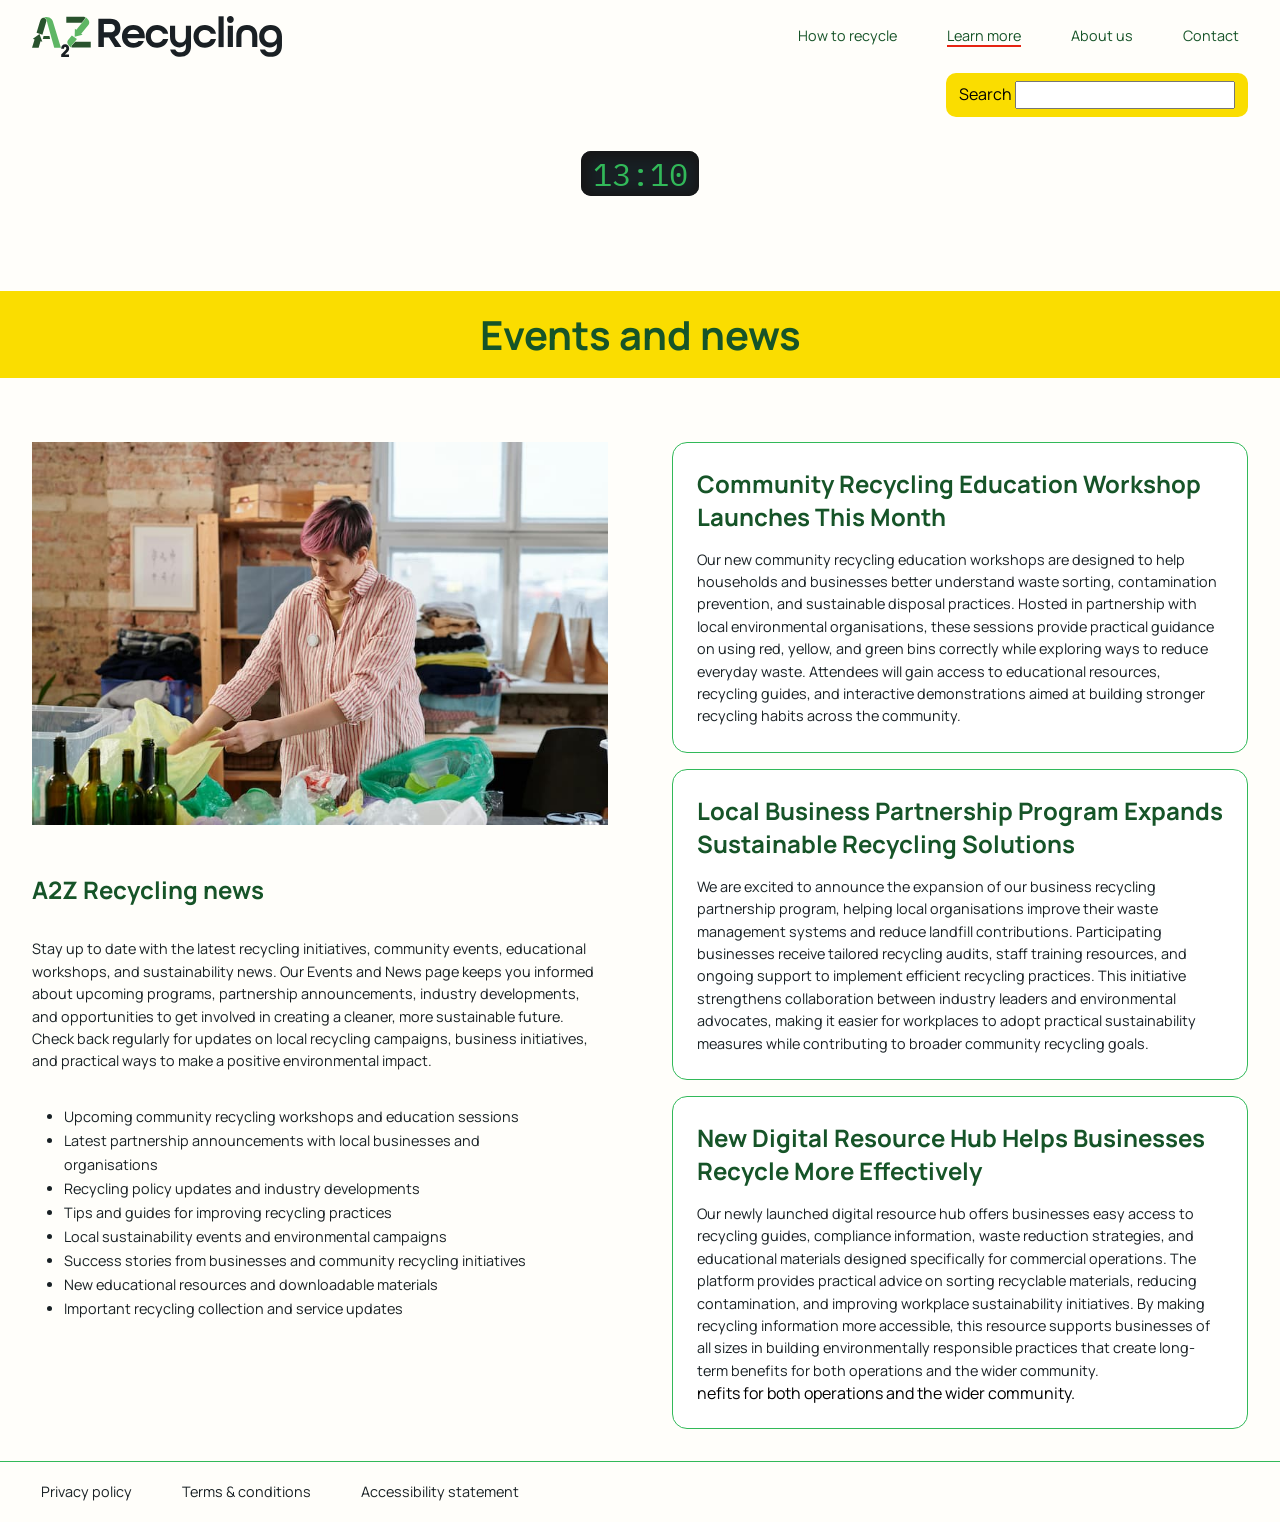
<file: events.html>
<!doctype html>
<html lang="en">
  <head>
    <meta charset="UTF-8" />
    <meta name="viewport" content="width=device-width, initial-scale=1.0" />
    <link rel="stylesheet" href="styles.css" />
    <script src="scripts/clock.js" defer></script>
    <script src="scripts/script.js" defer></script>
    <title>A2Z Recycling</title>
  </head>
  <body>
    <nav class="nav-main">
      <a href="index.html">
        <div class="logo-container">
          <img class="logo" src="images/logo.svg" width="300px" />
        </div>
      </a>
      <div id="hamburger">
        <span class="line"></span>
        <span class="line"></span>
        <span class="line"></span>
      </div>

      <div id="hamburger-dropdown" class="hidden">
        <div class="hb-section">
          <h2 class="hb-heading">How to recycle</h2>
          <ul>
            <li class="hb-li"><a href="e-waste.html">e-waste</a></li>
            <li class="hb-li">
              <a href="household.html">Household recycling</a>
            </li>
            <li class="hb-li">
              <a href="business.html">Business recycling</a>
            </li>
          </ul>
        </div>
        <div class="hb-section">
          <h2 class="hb-heading">Learn more</h2>
          <ul>
            <li class="hb-li"><a href="events.html" class="current-page">Events and news</a></li>
            <li class="hb-li">
              <a href="projects.html">Projects and partnerships</a>
            </li>
            <li class="hb-li">
              <a href="resources.html">Educational resources</a>
            </li>
          </ul>
        </div>
        <div class="hb-section">
          <ul>
            <li><a href="about.html">About us</a></li>
            <li><a href="contact.html">Contact us</a></li>
          </ul>
        </div>
        <div class="hb-section pp">
          <ul>
            <li><a href="privacy.html">Privacy policy</a></li>
            <li>
              <a href="accessibility.html">Accessibility statement</a>
            </li>
            <li>
              <a href="termsandconditions.html">Terms and conditions</a>
            </li>
          </ul>
        </div>
      </div>

      <ul class="nav-items">
        <li>
          <a href="" class="nav-info">How to recycle</a>
          <div id="howTo" class="nav-dropdown hidden">
            <ul class="nav-dropdown-list" id="dd">
              <li><a href="e-waste.html">e-waste</a></li>
              <li><a href="household.html">Household recycling</a></li>
              <li><a href="business.html">Business recycling</a></li>
            </ul>
          </div>
        </li>
        <li>
          <a href="" class="nav-info current-page">Learn more</a>
          <div id="learnMore" class="nav-dropdown hidden">
            <ul class="nav-dropdown-list">
              <li><a href="events.html" class="current-page">Events and news</a></li>
              <li>
                <a href="projects.html">Projects and partnerships</a>
              </li>
              <li><a href="resources.html">Educational resources</a></li>
            </ul>
          </div>
        </li>
        <li><a href="about.html">About us</a></li>
        <li><a href="contact.html">Contact</a></li>
      </ul>
    </nav>

    <div class="top-components">
      <div class="clock-container">
        <span id="clock">00:00 </span>
      </div>
      <div class="search-container">
        <form>
          <label for="search">Search</label>
          <input type="text" id="search" value="" name="search" />
        </form>
      </div>
    </div>

    <main>
      <section class="section-main section-events">
          
        <div class="conveyer-animation">
          <div class="conv-bottle b1"></div>
          <div class="conv-bottle b2"></div>
          <div class="conv-bottle b3"></div>
          <div class="conv-bottle b4"></div>
          <div class="conv-bottle b5"></div>
          <div class="conv-bottle b6"></div>
          <div class="conv-bottle b1"></div>
          <div class="conv-bottle b2"></div>
          <div class="conv-bottle b4"></div>
          <div class="conv-bottle b1"></div>
          <div class="conv-bottle b1"></div>
          <div class="conv-bottle b2"></div>
          <div class="conv-bottle b3"></div>
          <div class="conv-bottle b4"></div>
          <div class="conv-bottle b5"></div>
          <div class="conv-a2z"></div>
        </div>
        <h1>Events and news</h1>
        <div class="layout-2col">
          <div class="col1 col1-infomational">
            <div class="img-section-container">
              <img
                src="images/recycle.jpg"
                class="img-section"
                width="800px"
                height="533px"
                alt="A woman doing some recycling."
              />
            </div>
            <div class="text-under-image">
              <h2>A2Z Recycling news</h2>
              <p>
                Stay up to date with the latest recycling initiatives, community
                events, educational workshops, and sustainability news. Our Events
                and News page keeps you informed about upcoming programs,
                partnership announcements, industry developments, and
                opportunities to get involved in creating a cleaner, more
                sustainable future. Check back regularly for updates on local
                recycling campaigns, business initiatives, and practical ways to
                make a positive environmental impact.
              </p>
              <ul>
                <li>
                  Upcoming community recycling workshops and education sessions
                </li>
                <li>
                  Latest partnership announcements with local businesses and
                  organisations
                </li>
                <li>Recycling policy updates and industry developments</li>
                <li>Tips and guides for improving recycling practices</li>
                <li>Local sustainability events and environmental campaigns</li>
                <li>
                  Success stories from businesses and community recycling
                  initiatives
                </li>
                <li>New educational resources and downloadable materials</li>
                <li>Important recycling collection and service updates</li>
              </ul>
            </div>
          </div>
          <div class="col2 col-articles">
            <div class="text-box article">
              <h2>
                Community Recycling Education Workshop Launches This Month
              </h2>
              <p>
                Our new community recycling education workshops are designed to
                help households and businesses better understand waste sorting,
                contamination prevention, and sustainable disposal practices.
                Hosted in partnership with local environmental organisations,
                these sessions provide practical guidance on using red, yellow,
                and green bins correctly while exploring ways to reduce everyday
                waste. Attendees will gain access to educational resources,
                recycling guides, and interactive demonstrations aimed at
                building stronger recycling habits across the community.
              </p>
            </div>

            <div class="text-box article">
              <h2>
                Local Business Partnership Program Expands Sustainable Recycling
                Solutions
              </h2>
              <p>
                We are excited to announce the expansion of our business
                recycling partnership program, helping local organisations
                improve their waste management systems and reduce landfill
                contributions. Participating businesses receive tailored
                recycling audits, staff training resources, and ongoing support
                to implement efficient recycling practices. This initiative
                strengthens collaboration between industry leaders and
                environmental advocates, making it easier for workplaces to
                adopt practical sustainability measures while contributing to
                broader community recycling goals.
              </p>
            </div>
            <div class="text-box article">
              <h2>
                New Digital Resource Hub Helps Businesses Recycle More Effectively
              </h2>
              <p>
                Our newly launched digital resource hub offers businesses easy
                access to recycling guides, compliance information, waste
                reduction strategies, and educational materials designed
                specifically for commercial operations. The platform provides
                practical advice on sorting recyclable materials, reducing
                contamination, and improving workplace sustainability initiatives.
                By making recycling information more accessible, this resource
                supports businesses of all sizes in building environmentally
                responsible practices that create long-term benefits for both
                operations and the wider community.
              </p>nefits for both operations and the wider community.
                </p>
            </div>
            </div>
          </div>
        </div>
      </section>
    </main>
    <nav class="nav-footer">
      <ul class="nav-items">
        <li><a href="privacy.html">Privacy policy</a></li>
        <li><a href="termsandconditions.html">Terms & conditions</a></li>
        <li><a href="accessibility.html">Accessibility statement</a></li>
      </ul>
    </nav>
  </body>
</html>
</file>
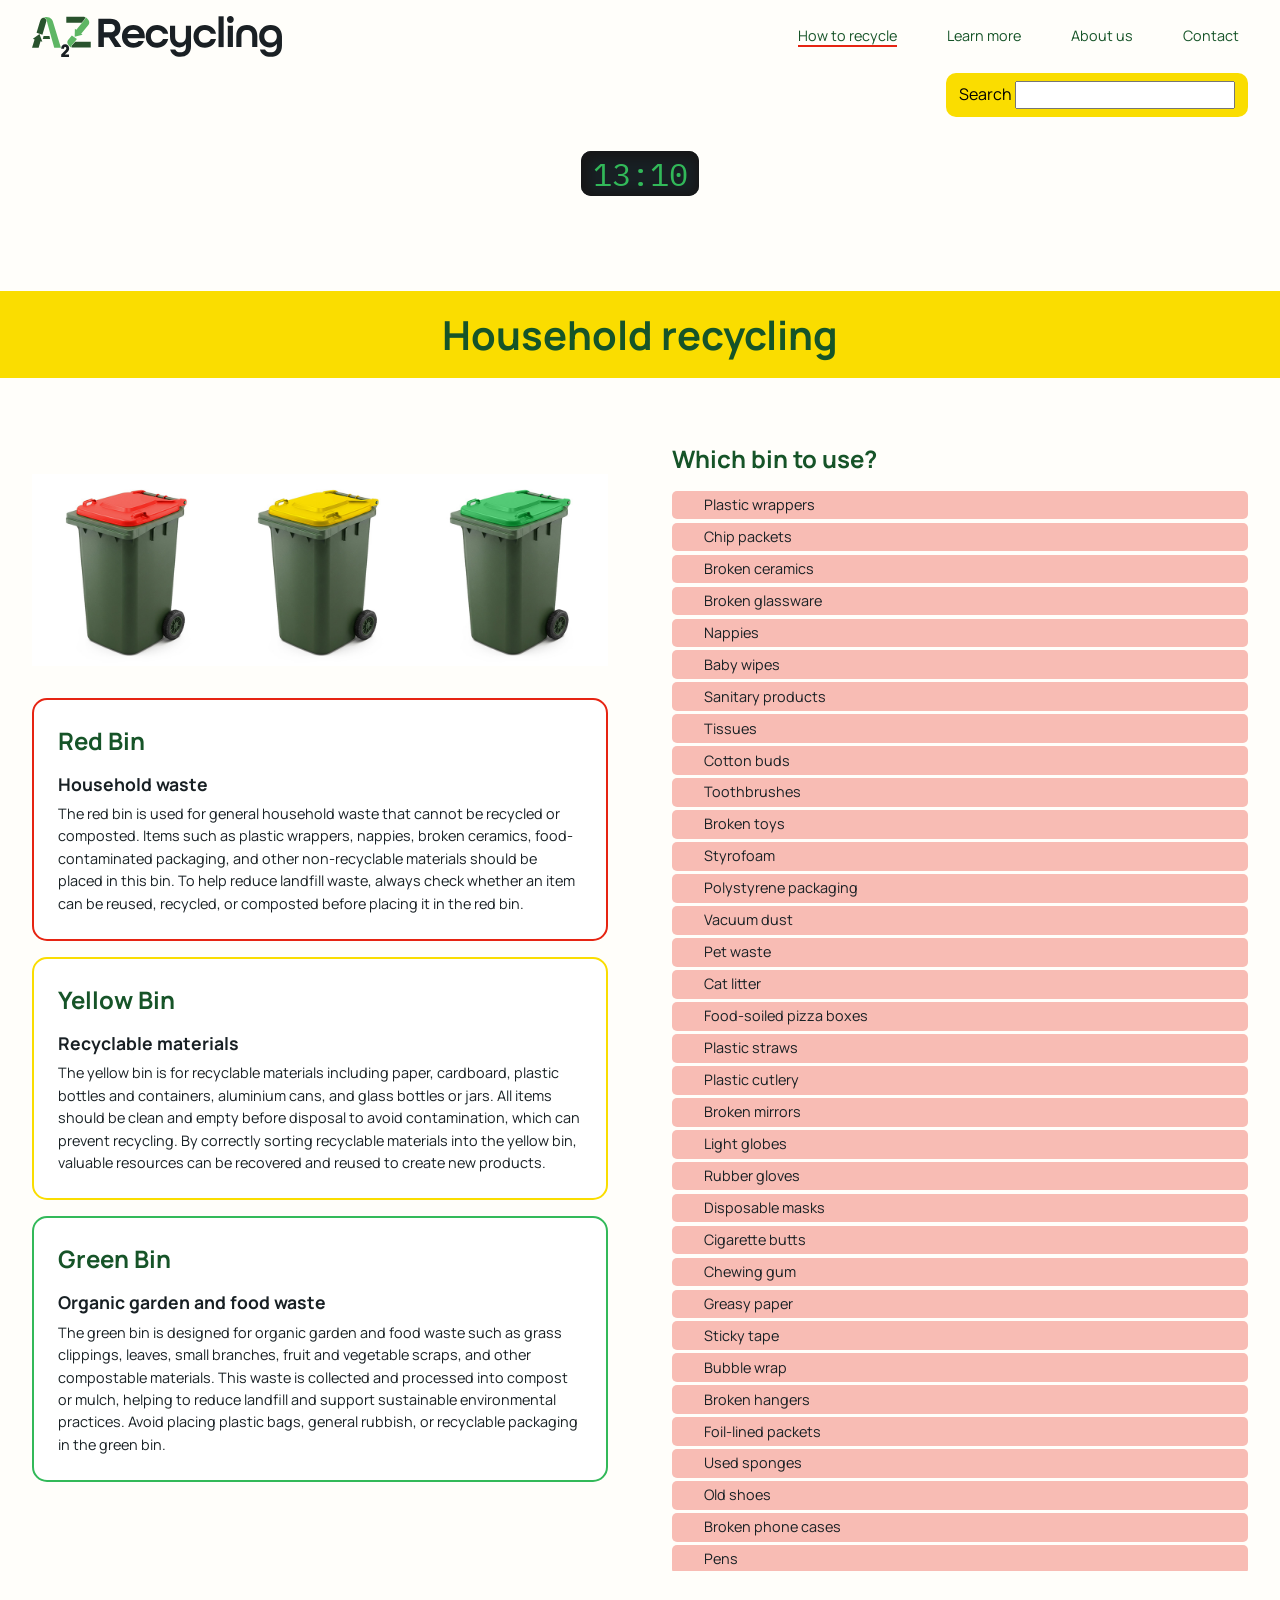
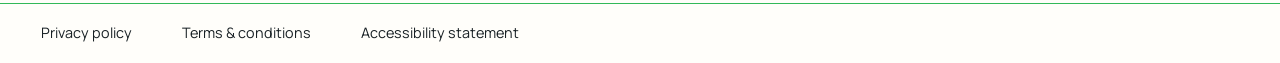
<file: household.html>
<!doctype html>
<html lang="en">
  <head>
    <meta charset="UTF-8" />
    <meta name="viewport" content="width=device-width, initial-scale=1.0" />
    <link rel="stylesheet" href="styles.css" />
    <script src="scripts/clock.js" defer></script>
    <script src="scripts/script.js" defer></script>
    <title>A2Z Recycling</title>
  </head>
  <body>
    <nav class="nav-main">
      <a href="index.html">
        <div class="logo-container">
          <img class="logo" src="images/logo.svg" width="300px" />
        </div>
      </a>
      <div id="hamburger">
        <span class="line"></span>
        <span class="line"></span>
        <span class="line"></span>
      </div>

      <div id="hamburger-dropdown" class="hidden">
        <div class="hb-section">
          <h2 class="hb-heading">How to recycle</h2>
          <ul>
            <li class="hb-li"><a href="e-waste.html">e-waste</a></li>
            <li class="hb-li">
              <a href="household.html" class="current-page"
                >Household recycling</a
              >
            </li>
            <li class="hb-li">
              <a href="business.html">Business recycling</a>
            </li>
          </ul>
        </div>
        <div class="hb-section">
          <h2 class="hb-heading">Learn more</h2>
          <ul>
            <li class="hb-li"><a href="events.html">Events and news</a></li>
            <li class="hb-li">
              <a href="projects.html">Projects and partnerships</a>
            </li>
            <li class="hb-li">
              <a href="resources.html">Educational resources</a>
            </li>
          </ul>
        </div>
        <div class="hb-section">
          <ul>
            <li><a href="about.html">About us</a></li>
            <li><a href="contact.html">Contact us</a></li>
          </ul>
        </div>
        <div class="hb-section pp">
          <ul>
            <li><a href="privacy.html">Privacy policy</a></li>
            <li>
              <a href="accessibility.html">Accessibility statement</a>
            </li>
            <li>
              <a href="termsandconditions.html">Terms and conditions</a>
            </li>
          </ul>
        </div>
      </div>

      <ul class="nav-items">
        <li>
          <a href="" class="nav-info current-page">How to recycle</a>
          <div id="howTo" class="nav-dropdown hidden">
            <ul class="nav-dropdown-list" id="dd">
              <li><a href="e-waste.html">e-waste</a></li>
              <li>
                <a href="household.html" class="current-page"
                  >Household recycling</a
                >
              </li>
              <li><a href="business.html">Business recycling</a></li>
            </ul>
          </div>
        </li>
        <li>
          <a href="" class="nav-info">Learn more</a>
          <div id="learnMore" class="nav-dropdown hidden">
            <ul class="nav-dropdown-list">
              <li><a href="events.html">Events and news</a></li>
              <li>
                <a href="projects.html">Projects and partnerships</a>
              </li>
              <li><a href="resources.html">Educational resources</a></li>
            </ul>
          </div>
        </li>
        <li><a href="about.html">About us</a></li>
        <li><a href="contact.html">Contact</a></li>
      </ul>
    </nav>

    <div class="top-components">
      <div class="clock-container">
        <span id="clock">00:00 </span>
      </div>
      <div class="search-container">
        <form>
          <label for="search">Search</label>
          <input type="text" id="search" value="" name="search" />
        </form>
      </div>
    </div>

    <main>
      <section class="section-main section-household">
        <div class="conveyer-animation">
          <div class="conv-bottle b1"></div>
          <div class="conv-bottle b2"></div>
          <div class="conv-bottle b3"></div>
          <div class="conv-bottle b4"></div>
          <div class="conv-bottle b5"></div>
          <div class="conv-bottle b6"></div>
          <div class="conv-bottle b1"></div>
          <div class="conv-bottle b2"></div>
          <div class="conv-bottle b4"></div>
          <div class="conv-bottle b1"></div>
          <div class="conv-bottle b1"></div>
          <div class="conv-bottle b2"></div>
          <div class="conv-bottle b3"></div>
          <div class="conv-bottle b4"></div>
          <div class="conv-bottle b5"></div>
          <div class="conv-a2z"></div>
        </div>
        <h1>Household recycling</h1>
        <div class="layout-2col">
          <div class="col1">
            <div class="bin-gallery">
              <div class="image-bin-container">
                <img
                  src="images/bin_red.jpg"
                  class="image-bin"
                  width="200px"
                  height="200px"
                  alt="household bin with red lid"
                />
              </div>
              <div class="image-bin-container">
                <img
                  src="images/bin_yellow.jpg"
                  class="image-bin"
                  width="200px"
                  height="200px"
                  alt="household bin with yellow lid"
                />
              </div>
              <div class="image-bin-container">
                <img
                  src="images/bin_green.jpg"
                  class="image-bin"
                  width="200px"
                  height="200px"
                  alt="household bin with green lid"
                />
              </div>
            </div>
            <div class="text-block">
              <div class="bin-text text-box red-bin-text-container">
                <h2>Red Bin</h2>
                <p class="waste-type"><strong>Household waste</strong></p>
                <p>
                  The red bin is used for general household waste that cannot be
                  recycled or composted. Items such as plastic wrappers,
                  nappies, broken ceramics, food-contaminated packaging, and
                  other non-recyclable materials should be placed in this bin.
                  To help reduce landfill waste, always check whether an item
                  can be reused, recycled, or composted before placing it in the
                  red bin.
                </p>
              </div>

              <div class="bin-text text-box yellow-bin-text-container">
                <h2>Yellow Bin</h2>
                <p class="waste-type"><strong>Recyclable materials</strong></p>
                <p>
                  The yellow bin is for recyclable materials including paper,
                  cardboard, plastic bottles and containers, aluminium cans, and
                  glass bottles or jars. All items should be clean and empty
                  before disposal to avoid contamination, which can prevent
                  recycling. By correctly sorting recyclable materials into the
                  yellow bin, valuable resources can be recovered and reused to
                  create new products.
                </p>
              </div>

              <div class="bin-text text-box green-bin-text-container">
                <h2>Green Bin</h2>
                <p class="waste-type">
                  <strong>Organic garden and food waste</strong>
                </p>
                <p>
                  The green bin is designed for organic garden and food waste
                  such as grass clippings, leaves, small branches, fruit and
                  vegetable scraps, and other compostable materials. This waste
                  is collected and processed into compost or mulch, helping to
                  reduce landfill and support sustainable environmental
                  practices. Avoid placing plastic bags, general rubbish, or
                  recyclable packaging in the green bin.
                </p>
              </div>
            </div>
          </div>
          <div class="bin-items col2">
            <h2 class="which-bin">Which bin to use?</h2>
            <ul class="bin-list">
              <li class="bin-item bin-red">Plastic wrappers</li>
              <li class="bin-item bin-red">Chip packets</li>
              <li class="bin-item bin-red">Broken ceramics</li>
              <li class="bin-item bin-red">Broken glassware</li>
              <li class="bin-item bin-red">Nappies</li>
              <li class="bin-item bin-red">Baby wipes</li>
              <li class="bin-item bin-red">Sanitary products</li>
              <li class="bin-item bin-red">Tissues</li>
              <li class="bin-item bin-red">Cotton buds</li>
              <li class="bin-item bin-red">Toothbrushes</li>
              <li class="bin-item bin-red">Broken toys</li>
              <li class="bin-item bin-red">Styrofoam</li>
              <li class="bin-item bin-red">Polystyrene packaging</li>
              <li class="bin-item bin-red">Vacuum dust</li>
              <li class="bin-item bin-red">Pet waste</li>
              <li class="bin-item bin-red">Cat litter</li>
              <li class="bin-item bin-red">Food-soiled pizza boxes</li>
              <li class="bin-item bin-red">Plastic straws</li>
              <li class="bin-item bin-red">Plastic cutlery</li>
              <li class="bin-item bin-red">Broken mirrors</li>
              <li class="bin-item bin-red">Light globes</li>
              <li class="bin-item bin-red">Rubber gloves</li>
              <li class="bin-item bin-red">Disposable masks</li>
              <li class="bin-item bin-red">Cigarette butts</li>
              <li class="bin-item bin-red">Chewing gum</li>
              <li class="bin-item bin-red">Greasy paper</li>
              <li class="bin-item bin-red">Sticky tape</li>
              <li class="bin-item bin-red">Bubble wrap</li>
              <li class="bin-item bin-red">Broken hangers</li>
              <li class="bin-item bin-red">Foil-lined packets</li>
              <li class="bin-item bin-red">Used sponges</li>
              <li class="bin-item bin-red">Old shoes</li>
              <li class="bin-item bin-red">Broken phone cases</li>
              <li class="bin-item bin-red">Pens</li>
              <li class="bin-item bin-red">Markers</li>
              <li class="bin-item bin-red">Cracked mugs</li>
              <li class="bin-item bin-red">Broken plates</li>
              <li class="bin-item bin-red">Synthetic fabric scraps</li>
              <li class="bin-item bin-red">Plastic toothbrush packaging</li>
              <li class="bin-item bin-red">Laminated paper</li>
              <li class="bin-item bin-red">Wax paper</li>
              <li class="bin-item bin-red">Razor blades</li>
              <li class="bin-item bin-red">Broken umbrellas</li>
              <li class="bin-item bin-red">Dustpan waste</li>
              <li class="bin-item bin-red">Silicone baking mats</li>
              <li class="bin-item bin-red">Old makeup wipes</li>
              <li class="bin-item bin-red">Disposable gloves</li>
              <li class="bin-item bin-red">Plastic film</li>
              <li class="bin-item bin-red">Broken CDs</li>
              <li class="bin-item bin-red">Tape dispensers</li>

              <!-- Yellow bin -->
              <li class="bin-item bin-yellow">Newspapers</li>
              <li class="bin-item bin-yellow">Magazines</li>
              <li class="bin-item bin-yellow">Office paper</li>
              <li class="bin-item bin-yellow">Cardboard boxes</li>
              <li class="bin-item bin-yellow">Cereal boxes</li>
              <li class="bin-item bin-yellow">Egg cartons</li>
              <li class="bin-item bin-yellow">Paper bags</li>
              <li class="bin-item bin-yellow">Mail envelopes</li>
              <li class="bin-item bin-yellow">Toilet roll cores</li>
              <li class="bin-item bin-yellow">Pizza boxes (clean)</li>
              <li class="bin-item bin-yellow">Aluminium cans</li>
              <li class="bin-item bin-yellow">Soft drink cans</li>
              <li class="bin-item bin-yellow">Steel food cans</li>
              <li class="bin-item bin-yellow">Empty aerosol cans</li>
              <li class="bin-item bin-yellow">Glass bottles</li>
              <li class="bin-item bin-yellow">Glass jars</li>
              <li class="bin-item bin-yellow">Plastic milk bottles</li>
              <li class="bin-item bin-yellow">Water bottles</li>
              <li class="bin-item bin-yellow">Soft drink bottles</li>
              <li class="bin-item bin-yellow">Juice bottles</li>
              <li class="bin-item bin-yellow">Shampoo bottles</li>
              <li class="bin-item bin-yellow">Conditioner bottles</li>
              <li class="bin-item bin-yellow">Detergent bottles</li>
              <li class="bin-item bin-yellow">Cleaning spray bottles</li>
              <li class="bin-item bin-yellow">Yoghurt containers</li>
              <li class="bin-item bin-yellow">Ice cream tubs</li>
              <li class="bin-item bin-yellow">Takeaway containers (clean)</li>
              <li class="bin-item bin-yellow">Plastic trays</li>
              <li class="bin-item bin-yellow">Tin lids</li>
              <li class="bin-item bin-yellow">Aluminium foil (clean)</li>
              <li class="bin-item bin-yellow">Biscuit trays</li>
              <li class="bin-item bin-yellow">Fruit punnets</li>
              <li class="bin-item bin-yellow">Plastic jars</li>
              <li class="bin-item bin-yellow">Coffee tins</li>
              <li class="bin-item bin-yellow">Soup cans</li>
              <li class="bin-item bin-yellow">Pet food cans</li>
              <li class="bin-item bin-yellow">Laundry powder boxes</li>
              <li class="bin-item bin-yellow">Shoe boxes</li>
              <li class="bin-item bin-yellow">Wrapping paper (non-foil)</li>
              <li class="bin-item bin-yellow">Brochure paper</li>
              <li class="bin-item bin-yellow">Catalogues</li>
              <li class="bin-item bin-yellow">Notebook paper</li>
              <li class="bin-item bin-yellow">Paper packaging sleeves</li>
              <li class="bin-item bin-yellow">Plastic juice containers</li>
              <li class="bin-item bin-yellow">Dishwashing liquid bottles</li>
              <li class="bin-item bin-yellow">Body wash bottles</li>
              <li class="bin-item bin-yellow">Glass sauce jars</li>
              <li class="bin-item bin-yellow">Plastic food tubs</li>
              <li class="bin-item bin-yellow">Baking paper boxes</li>
              <li class="bin-item bin-yellow">Cardboard drink cartons</li>

              <!-- Green bin -->

              <li class="bin-item bin-green">Grass clippings</li>
              <li class="bin-item bin-green">Dry leaves</li>
              <li class="bin-item bin-green">Fresh leaves</li>
              <li class="bin-item bin-green">Small branches</li>
              <li class="bin-item bin-green">Twigs</li>
              <li class="bin-item bin-green">Weeds</li>
              <li class="bin-item bin-green">Dead flowers</li>
              <li class="bin-item bin-green">Pruned hedge trimmings</li>
              <li class="bin-item bin-green">Plant cuttings</li>
              <li class="bin-item bin-green">Garden clippings</li>
              <li class="bin-item bin-green">Fruit peels</li>
              <li class="bin-item bin-green">Vegetable scraps</li>
              <li class="bin-item bin-green">Apple cores</li>
              <li class="bin-item bin-green">Banana peels</li>
              <li class="bin-item bin-green">Orange peels</li>
              <li class="bin-item bin-green">Potato peelings</li>
              <li class="bin-item bin-green">Onion skins</li>
              <li class="bin-item bin-green">Lettuce leaves</li>
              <li class="bin-item bin-green">Herb stems</li>
              <li class="bin-item bin-green">Tea leaves</li>
              <li class="bin-item bin-green">Tea bags</li>
              <li class="bin-item bin-green">Coffee grounds</li>
              <li class="bin-item bin-green">Paper napkins</li>
              <li class="bin-item bin-green">Paper towels</li>
              <li class="bin-item bin-green">Eggshells</li>
              <li class="bin-item bin-green">Bread crusts</li>
              <li class="bin-item bin-green">Rice leftovers</li>
              <li class="bin-item bin-green">Pasta scraps</li>
              <li class="bin-item bin-green">Spoiled fruit</li>
              <li class="bin-item bin-green">Spoiled vegetables</li>
              <li class="bin-item bin-green">Flower petals</li>
              <li class="bin-item bin-green">Grass seed heads</li>
              <li class="bin-item bin-green">Palm fronds</li>
              <li class="bin-item bin-green">Wood shavings</li>
              <li class="bin-item bin-green">Sawdust</li>
              <li class="bin-item bin-green">Untreated timber offcuts</li>
              <li class="bin-item bin-green">Compostable food scraps</li>
              <li class="bin-item bin-green">Avocado skins</li>
              <li class="bin-item bin-green">Mango skins</li>
              <li class="bin-item bin-green">Pumpkin scraps</li>
              <li class="bin-item bin-green">Corn husks</li>
              <li class="bin-item bin-green">Cucumber ends</li>
              <li class="bin-item bin-green">Tomato stems</li>
              <li class="bin-item bin-green">Celery tops</li>
              <li class="bin-item bin-green">Carrot tops</li>
              <li class="bin-item bin-green">Pea pods</li>
              <li class="bin-item bin-green">Bean trimmings</li>
              <li class="bin-item bin-green">Wilted herbs</li>
              <li class="bin-item bin-green">Dead indoor plants</li>
              <li class="bin-item bin-green">Garden mulch</li>
            </ul>
          </div>
        </div>
      </section>
    </main>
    <nav class="nav-footer">
      <ul class="nav-items">
        <li><a href="privacy.html">Privacy policy</a></li>
        <li><a href="termsandconditions.html">Terms & conditions</a></li>
        <li><a href="accessibility.html">Accessibility statement</a></li>
      </ul>
    </nav>
  </body>
</html>
</file>
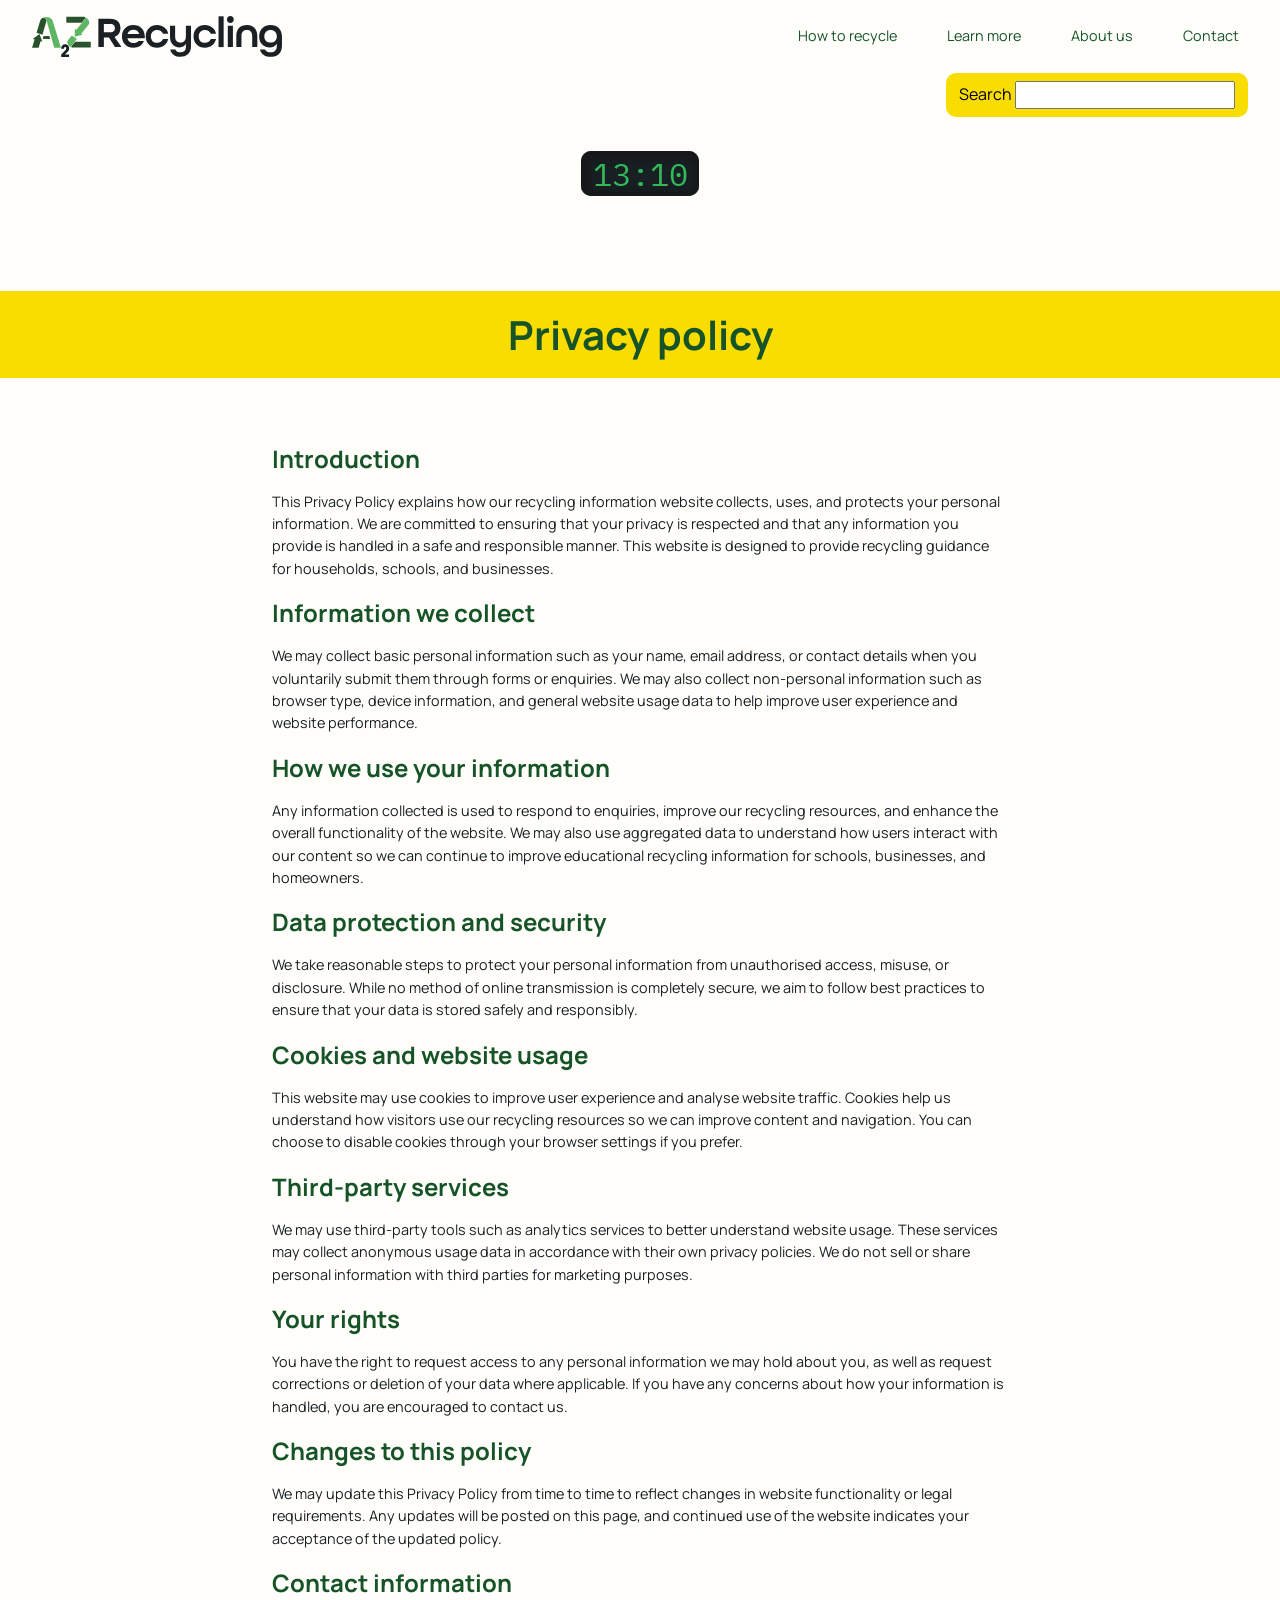
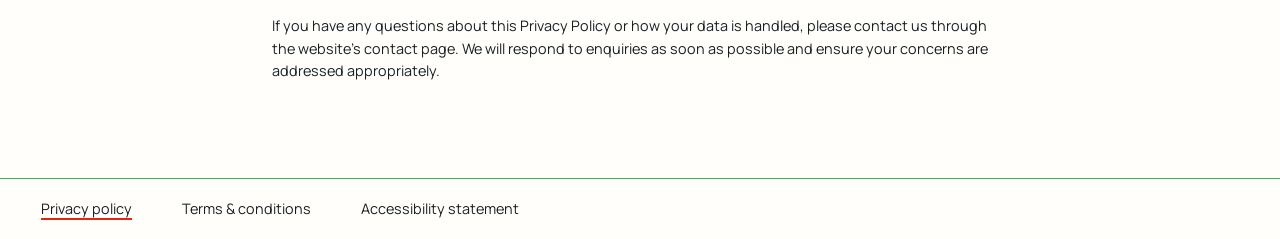
<file: privacy.html>
<!doctype html>
<html lang="en">
  <head>
    <meta charset="UTF-8" />
    <meta name="viewport" content="width=device-width, initial-scale=1.0" />
    <link rel="stylesheet" href="styles.css" />
    <script src="scripts/clock.js" defer></script>
    <script src="scripts/script.js" defer></script>
    <title>A2Z Recycling</title>
  </head>
  <body>
    <nav class="nav-main">
      <a href="index.html">
        <div class="logo-container">
          <img class="logo" src="images/logo.svg" width="300px" />
        </div>
      </a>
      <div id="hamburger">
        <span class="line"></span>
        <span class="line"></span>
        <span class="line"></span>
      </div>

      <div id="hamburger-dropdown" class="hidden">
        <div class="hb-section">
          <h2 class="hb-heading">How to recycle</h2>
          <ul>
            <li class="hb-li"><a href="e-waste.html">e-waste</a></li>
            <li class="hb-li">
              <a href="household.html">Household recycling</a>
            </li>
            <li class="hb-li">
              <a href="business.html">Business recycling</a>
            </li>
          </ul>
        </div>
        <div class="hb-section">
          <h2 class="hb-heading">Learn more</h2>
          <ul>
            <li class="hb-li"><a href="" events.html>Events and news</a></li>
            <li class="hb-li">
              <a href="projects.html">Projects and partnerships</a>
            </li>
            <li class="hb-li">
              <a href="resources.html">Educational resources</a>
            </li>
          </ul>
        </div>
        <div class="hb-section">
          <ul>
            <li><a href="about.html">About us</a></li>
            <li><a href="contact.html">Contact us</a></li>
          </ul>
        </div>
        <div class="hb-section pp">
          <ul>
            <li>
              <a href="privacy.html" class="current-page">Privacy policy</a>
            </li>
            <li>
              <a href="accessibility.html">Accessibility statement</a>
            </li>
            <li>
              <a href="termsandconditions.html">Terms and conditions</a>
            </li>
          </ul>
        </div>
      </div>

      <ul class="nav-items">
        <li>
          <a href="" class="nav-info">How to recycle</a>
          <div id="howTo" class="nav-dropdown hidden">
            <ul class="nav-dropdown-list" id="dd">
              <li><a href="e-waste.html">e-waste</a></li>
              <li><a href="household.html">Household recycling</a></li>
              <li><a href="business.html">Business recycling</a></li>
            </ul>
          </div>
        </li>
        <li>
          <a href="" class="nav-info">Learn more</a>
          <div id="learnMore" class="nav-dropdown hidden">
            <ul class="nav-dropdown-list">
              <li><a href="events.html">Events and news</a></li>
              <li>
                <a href="projects.html">Projects and partnerships</a>
              </li>
              <li><a href="resources.html">Educational resources</a></li>
            </ul>
          </div>
        </li>
        <li><a href="about.html">About us</a></li>
        <li><a href="contact.html">Contact</a></li>
      </ul>
    </nav>

    <div class="top-components">
      <div class="clock-container">
        <span id="clock">00:00 </span>
      </div>
      <div class="search-container">
        <form>
          <label for="search">Search</label>
          <input type="text" id="search" value="" name="search" />
        </form>
      </div>
    </div>

    <main>
      <section class="section-main section-privacy">
        <div class="conveyer-animation">
          <div class="conv-bottle b1"></div>
          <div class="conv-bottle b2"></div>
          <div class="conv-bottle b3"></div>
          <div class="conv-bottle b4"></div>
          <div class="conv-bottle b5"></div>
          <div class="conv-bottle b6"></div>
          <div class="conv-bottle b1"></div>
          <div class="conv-bottle b2"></div>
          <div class="conv-bottle b4"></div>
          <div class="conv-bottle b1"></div>
          <div class="conv-bottle b1"></div>
          <div class="conv-bottle b2"></div>
          <div class="conv-bottle b3"></div>
          <div class="conv-bottle b4"></div>
          <div class="conv-bottle b5"></div>
          <div class="conv-a2z"></div>
        </div>
        <h1>Privacy policy</h1>
        <div class="document">
          <div>
            <h2>Introduction</h2>
            <p>
              This Privacy Policy explains how our recycling information website
              collects, uses, and protects your personal information. We are
              committed to ensuring that your privacy is respected and that any
              information you provide is handled in a safe and responsible
              manner. This website is designed to provide recycling guidance for
              households, schools, and businesses.
            </p>
          </div>

          <div>
            <h2>Information we collect</h2>
            <p>
              We may collect basic personal information such as your name, email
              address, or contact details when you voluntarily submit them
              through forms or enquiries. We may also collect non-personal
              information such as browser type, device information, and general
              website usage data to help improve user experience and website
              performance.
            </p>
          </div>

          <div>
            <h2>How we use your information</h2>
            <p>
              Any information collected is used to respond to enquiries, improve
              our recycling resources, and enhance the overall functionality of
              the website. We may also use aggregated data to understand how
              users interact with our content so we can continue to improve
              educational recycling information for schools, businesses, and
              homeowners.
            </p>
          </div>

          <div>
            <h2>Data protection and security</h2>
            <p>
              We take reasonable steps to protect your personal information from
              unauthorised access, misuse, or disclosure. While no method of
              online transmission is completely secure, we aim to follow best
              practices to ensure that your data is stored safely and
              responsibly.
            </p>
          </div>

          <div>
            <h2>Cookies and website usage</h2>
            <p>
              This website may use cookies to improve user experience and
              analyse website traffic. Cookies help us understand how visitors
              use our recycling resources so we can improve content and
              navigation. You can choose to disable cookies through your browser
              settings if you prefer.
            </p>
          </div>

          <div>
            <h2>Third-party services</h2>
            <p>
              We may use third-party tools such as analytics services to better
              understand website usage. These services may collect anonymous
              usage data in accordance with their own privacy policies. We do
              not sell or share personal information with third parties for
              marketing purposes.
            </p>
          </div>

          <div>
            <h2>Your rights</h2>
            <p>
              You have the right to request access to any personal information
              we may hold about you, as well as request corrections or deletion
              of your data where applicable. If you have any concerns about how
              your information is handled, you are encouraged to contact us.
            </p>
          </div>

          <div>
            <h2>Changes to this policy</h2>
            <p>
              We may update this Privacy Policy from time to time to reflect
              changes in website functionality or legal requirements. Any
              updates will be posted on this page, and continued use of the
              website indicates your acceptance of the updated policy.
            </p>
          </div>

          <div>
            <h2>Contact information</h2>
            <p>
              If you have any questions about this Privacy Policy or how your
              data is handled, please contact us through the website’s contact
              page. We will respond to enquiries as soon as possible and ensure
              your concerns are addressed appropriately.
            </p>
          </div>
        </div>
      </section>
    </main>
    <nav class="nav-footer">
      <ul class="nav-items">
        <li><a href="privacy.html" class="current-page">Privacy policy</a></li>
        <li><a href="termsandconditions.html">Terms & conditions</a></li>
        <li><a href="accessibility.html">Accessibility statement</a></li>
      </ul>
    </nav>
  </body>
</html>
</file>
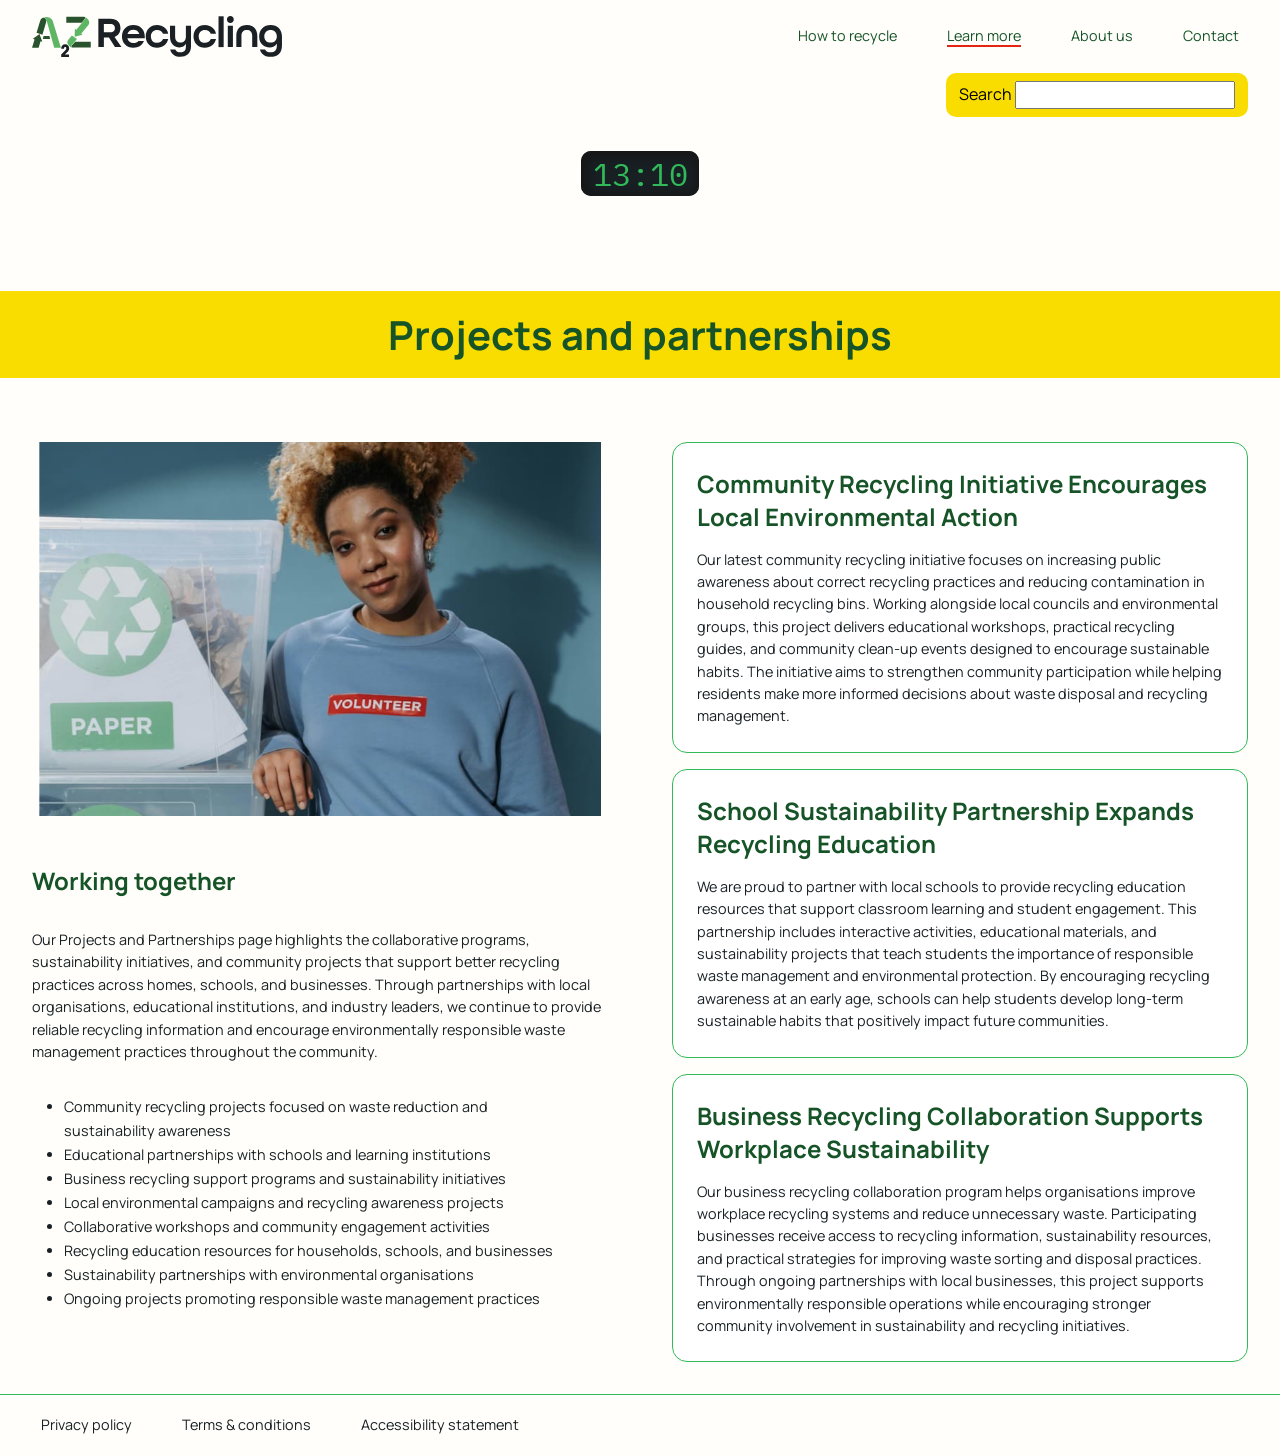
<file: projects.html>
<!doctype html>
<html lang="en">
  <head>
    <meta charset="UTF-8" />
    <meta name="viewport" content="width=device-width, initial-scale=1.0" />
    <link rel="stylesheet" href="styles.css" />
    <script src="scripts/clock.js" defer></script>
    <script src="scripts/script.js" defer></script>
    <title>A2Z Recycling</title>
  </head>
  <body>
    <nav class="nav-main">
      <a href="index.html">
        <div class="logo-container">
          <img class="logo" src="images/logo.svg" width="300px" />
        </div>
      </a>
      <div id="hamburger">
        <span class="line"></span>
        <span class="line"></span>
        <span class="line"></span>
      </div>

      <div id="hamburger-dropdown" class="hidden">
        <div class="hb-section">
          <h2 class="hb-heading">How to recycle</h2>
          <ul>
            <li class="hb-li"><a href="e-waste.html">e-waste</a></li>
            <li class="hb-li">
              <a href="household.html">Household recycling</a>
            </li>
            <li class="hb-li">
              <a href="business.html">Business recycling</a>
            </li>
          </ul>
        </div>
        <div class="hb-section">
          <h2 class="hb-heading">Learn more</h2>
          <ul>
            <li class="hb-li"><a href="events.html">Events and news</a></li>
            <li class="hb-li">
              <a href="projects.html" class="current-page"
                >Projects and partnerships</a
              >
            </li>
            <li class="hb-li">
              <a href="resources.html">Educational resources</a>
            </li>
          </ul>
        </div>
        <div class="hb-section">
          <ul>
            <li><a href="about.html">About us</a></li>
            <li><a href="contact.html">Contact us</a></li>
          </ul>
        </div>
        <div class="hb-section pp">
          <ul>
            <li><a href="privacy.html">Privacy policy</a></li>
            <li>
              <a href="accessibility.html">Accessibility statement</a>
            </li>
            <li>
              <a href="termsandconditions.html">Terms and conditions</a>
            </li>
          </ul>
        </div>
      </div>

      <ul class="nav-items">
        <li>
          <a href="" class="nav-info">How to recycle</a>
          <div id="howTo" class="nav-dropdown hidden">
            <ul class="nav-dropdown-list" id="dd">
              <li><a href="e-waste.html">e-waste</a></li>
              <li><a href="household.html">Household recycling</a></li>
              <li><a href="business.html">Business recycling</a></li>
            </ul>
          </div>
        </li>
        <li>
          <a href="" class="nav-info current-page">Learn more</a>
          <div id="learnMore" class="nav-dropdown hidden">
            <ul class="nav-dropdown-list">
              <li><a href="events.html">Events and news</a></li>
              <li>
                <a href="projects.html" class="current-page"
                  >Projects and partnerships</a
                >
              </li>
              <li><a href="resources.html">Educational resources</a></li>
            </ul>
          </div>
        </li>
        <li><a href="about.html">About us</a></li>
        <li><a href="contact.html">Contact</a></li>
      </ul>
    </nav>

    <div class="top-components">
      <div class="clock-container">
        <span id="clock">00:00 </span>
      </div>
      <div class="search-container">
        <form>
          <label for="search">Search</label>
          <input type="text" id="search" value="" name="search" />
        </form>
      </div>
    </div>

    <main>
      <section class="section-main section-projects">
        <div class="conveyer-animation">
          <div class="conv-bottle b1"></div>
          <div class="conv-bottle b2"></div>
          <div class="conv-bottle b3"></div>
          <div class="conv-bottle b4"></div>
          <div class="conv-bottle b5"></div>
          <div class="conv-bottle b6"></div>
          <div class="conv-bottle b1"></div>
          <div class="conv-bottle b2"></div>
          <div class="conv-bottle b4"></div>
          <div class="conv-bottle b1"></div>
          <div class="conv-bottle b1"></div>
          <div class="conv-bottle b2"></div>
          <div class="conv-bottle b3"></div>
          <div class="conv-bottle b4"></div>
          <div class="conv-bottle b5"></div>
          <div class="conv-a2z"></div>
        </div>
        <h1>Projects and partnerships</h1>
        <div class="layout-2col">
          <div class="col1 col1-infomational">
            <div class="img-section-container">
              <img
                src="images/projects.png"
                class="img-section"
                width="800px"
                height="533px"
                alt=""
              />
            </div>

            <div class="text-under-image">
              <h2>Working together</h2>
              <p>
                Our Projects and Partnerships page highlights the collaborative
                programs, sustainability initiatives, and community projects
                that support better recycling practices across homes, schools,
                and businesses. Through partnerships with local organisations,
                educational institutions, and industry leaders, we continue to
                provide reliable recycling information and encourage
                environmentally responsible waste management practices
                throughout the community.
              </p>

              <ul>
                <li>
                  Community recycling projects focused on waste reduction and
                  sustainability awareness
                </li>
                <li>
                  Educational partnerships with schools and learning
                  institutions
                </li>
                <li>
                  Business recycling support programs and sustainability
                  initiatives
                </li>
                <li>
                  Local environmental campaigns and recycling awareness projects
                </li>
                <li>
                  Collaborative workshops and community engagement activities
                </li>
                <li>
                  Recycling education resources for households, schools, and
                  businesses
                </li>
                <li>
                  Sustainability partnerships with environmental organisations
                </li>
                <li>
                  Ongoing projects promoting responsible waste management
                  practices
                </li>
              </ul>
            </div>
          </div>

          <div class="col2 col-articles">
            <div class="text-box article">
              <h2>
                Community Recycling Initiative Encourages Local Environmental
                Action
              </h2>
              <p>
                Our latest community recycling initiative focuses on increasing
                public awareness about correct recycling practices and reducing
                contamination in household recycling bins. Working alongside
                local councils and environmental groups, this project delivers
                educational workshops, practical recycling guides, and community
                clean-up events designed to encourage sustainable habits. The
                initiative aims to strengthen community participation while
                helping residents make more informed decisions about waste
                disposal and recycling management.
              </p>
            </div>

            <div class="text-box article">
              <h2>
                School Sustainability Partnership Expands Recycling Education
              </h2>
              <p>
                We are proud to partner with local schools to provide recycling
                education resources that support classroom learning and student
                engagement. This partnership includes interactive activities,
                educational materials, and sustainability projects that teach
                students the importance of responsible waste management and
                environmental protection. By encouraging recycling awareness at
                an early age, schools can help students develop long-term
                sustainable habits that positively impact future communities.
              </p>
            </div>

            <div class="text-box article">
              <h2>
                Business Recycling Collaboration Supports Workplace
                Sustainability
              </h2>
              <p>
                Our business recycling collaboration program helps organisations
                improve workplace recycling systems and reduce unnecessary
                waste. Participating businesses receive access to recycling
                information, sustainability resources, and practical strategies
                for improving waste sorting and disposal practices. Through
                ongoing partnerships with local businesses, this project
                supports environmentally responsible operations while
                encouraging stronger community involvement in sustainability and
                recycling initiatives.
              </p>
            </div>
          </div>
        </div>
      </section>
    </main>
    <nav class="nav-footer">
      <ul class="nav-items">
        <li><a href="privacy.html">Privacy policy</a></li>
        <li><a href="termsandconditions.html">Terms & conditions</a></li>
        <li><a href="accessibility.html">Accessibility statement</a></li>
      </ul>
    </nav>
  </body>
</html>
</file>
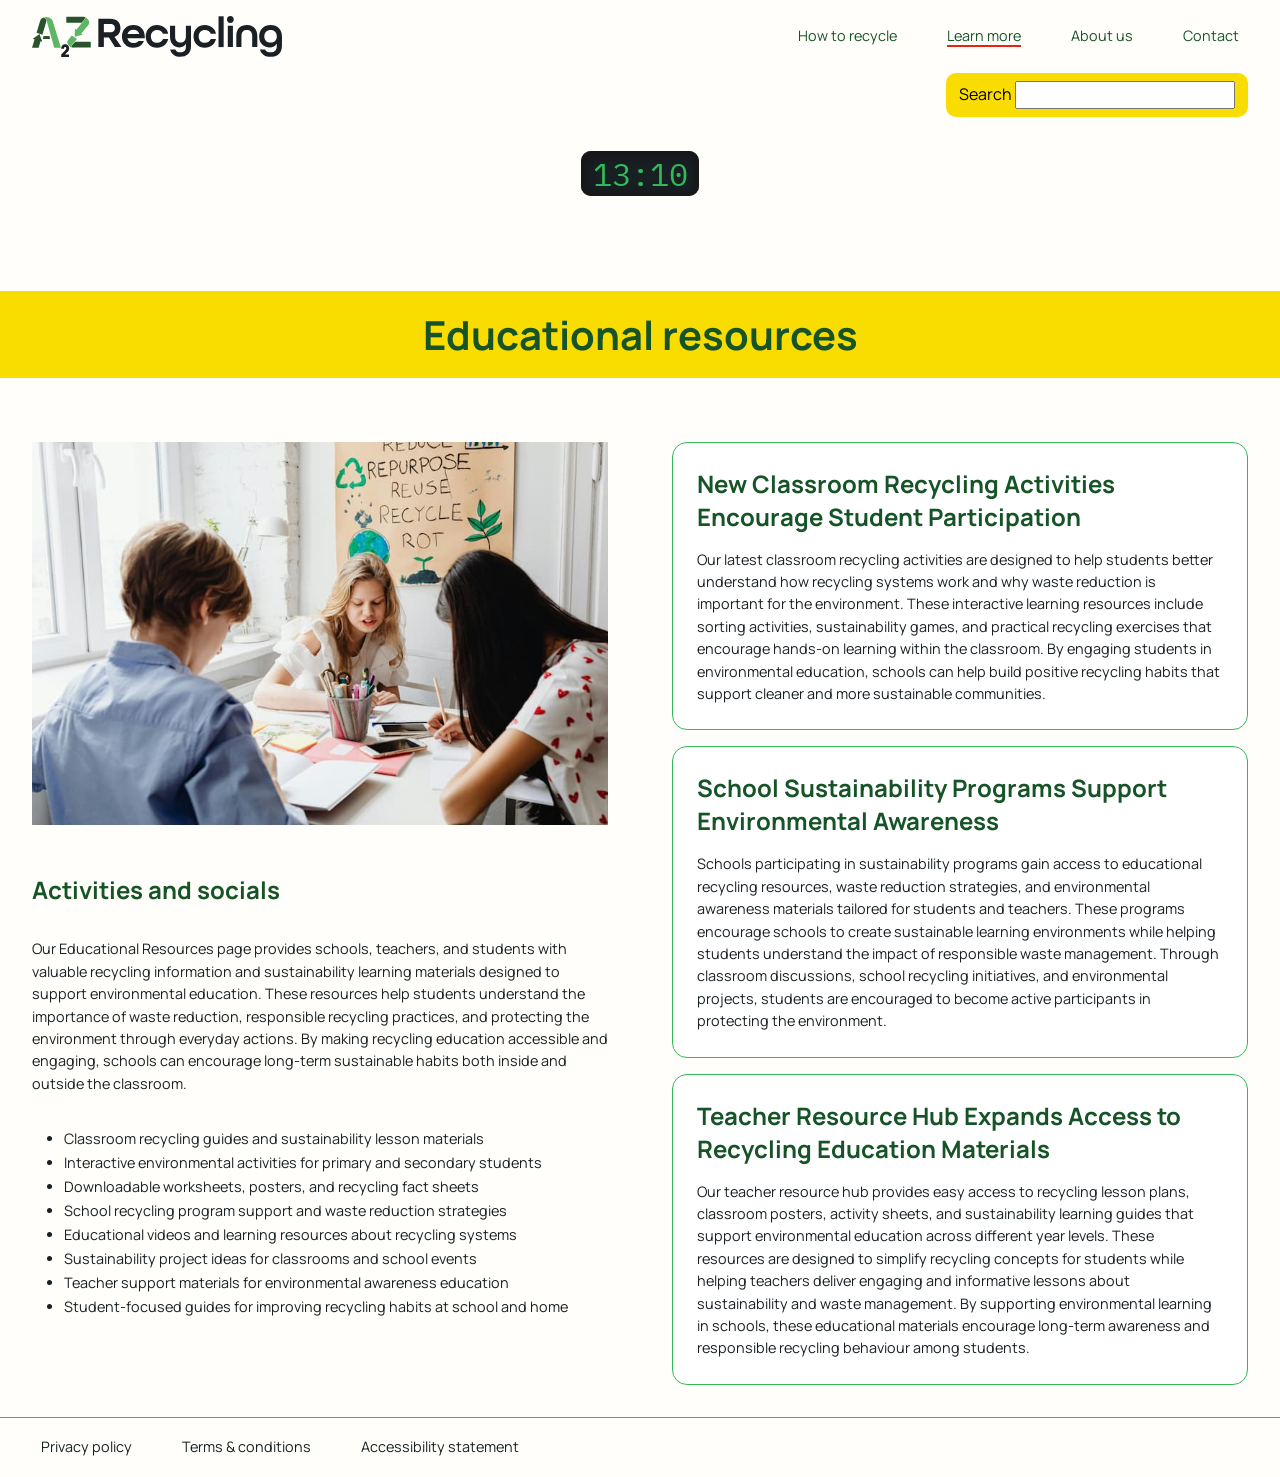
<file: resources.html>
<!doctype html>
<html lang="en">
  <head>
    <meta charset="UTF-8" />
    <meta name="viewport" content="width=device-width, initial-scale=1.0" />
    <link rel="stylesheet" href="styles.css" />
    <script src="scripts/clock.js" defer></script>
    <script src="scripts/script.js" defer></script>
    <title>A2Z Recycling</title>
  </head>
  <body>
    <nav class="nav-main">
      <a href="index.html">
        <div class="logo-container">
          <img class="logo" src="images/logo.svg" width="300px" />
        </div>
      </a>
      <div id="hamburger">
        <span class="line"></span>
        <span class="line"></span>
        <span class="line"></span>
      </div>

      <div id="hamburger-dropdown" class="hidden">
        <div class="hb-section">
          <h2 class="hb-heading">How to recycle</h2>
          <ul>
            <li class="hb-li"><a href="e-waste.html">e-waste</a></li>
            <li class="hb-li">
              <a href="household.html">Household recycling</a>
            </li>
            <li class="hb-li">
              <a href="business.html">Business recycling</a>
            </li>
          </ul>
        </div>
        <div class="hb-section">
          <h2 class="hb-heading">Learn more</h2>
          <ul>
            <li class="hb-li"><a href="events.html">Events and news</a></li>
            <li class="hb-li">
              <a href="projects.html">Projects and partnerships</a>
            </li>
            <li class="hb-li">
              <a href="resources.html" class="current-page"
                >Educational resources</a
              >
            </li>
          </ul>
        </div>
        <div class="hb-section">
          <ul>
            <li><a href="about.html">About us</a></li>
            <li><a href="contact.html">Contact us</a></li>
          </ul>
        </div>
        <div class="hb-section pp">
          <ul>
            <li><a href="privacy.html">Privacy policy</a></li>
            <li>
              <a href="accessibility.html">Accessibility statement</a>
            </li>
            <li>
              <a href="termsandconditions.html">Terms and conditions</a>
            </li>
          </ul>
        </div>
      </div>

      <ul class="nav-items">
        <li>
          <a href="" class="nav-info">How to recycle</a>
          <div id="howTo" class="nav-dropdown hidden">
            <ul class="nav-dropdown-list" id="dd">
              <li><a href="e-waste.html">e-waste</a></li>
              <li><a href="household.html">Household recycling</a></li>
              <li><a href="business.html">Business recycling</a></li>
            </ul>
          </div>
        </li>
        <li>
          <a href="" class="nav-info current-page">Learn more</a>
          <div id="learnMore" class="nav-dropdown hidden">
            <ul class="nav-dropdown-list">
              <li><a href="events.html">Events and news</a></li>
              <li>
                <a href="projects.html">Projects and partnerships</a>
              </li>
              <li>
                <a href="resources.html" class="current-page"
                  >Educational resources</a
                >
              </li>
            </ul>
          </div>
        </li>
        <li><a href="about.html">About us</a></li>
        <li><a href="contact.html">Contact</a></li>
      </ul>
    </nav>

    <div class="top-components">
      <div class="clock-container">
        <span id="clock">00:00 </span>
      </div>
      <div class="search-container">
        <form>
          <label for="search">Search</label>
          <input type="text" id="search" value="" name="search" />
        </form>
      </div>
    </div>

    <main>
      <section class="section-main section-resources">
        <div class="conveyer-animation">
          <div class="conv-bottle b1"></div>
          <div class="conv-bottle b2"></div>
          <div class="conv-bottle b3"></div>
          <div class="conv-bottle b4"></div>
          <div class="conv-bottle b5"></div>
          <div class="conv-bottle b6"></div>
          <div class="conv-bottle b1"></div>
          <div class="conv-bottle b2"></div>
          <div class="conv-bottle b4"></div>
          <div class="conv-bottle b1"></div>
          <div class="conv-bottle b1"></div>
          <div class="conv-bottle b2"></div>
          <div class="conv-bottle b3"></div>
          <div class="conv-bottle b4"></div>
          <div class="conv-bottle b5"></div>
          <div class="conv-a2z"></div>
        </div>
        <h1>Educational resources</h1>
        <div class="layout-2col">
          <div class="col1 col1-infomational">
            <div class="img-section-container">
              <img
                src="images/resources.jpg"
                class="img-section"
                width="800px"
                height="533px"
                alt=""
              />
            </div>

            <div class="text-under-image">
              <h2>Activities and socials</h2>
              <p>
                Our Educational Resources page provides schools, teachers, and
                students with valuable recycling information and sustainability
                learning materials designed to support environmental education.
                These resources help students understand the importance of waste
                reduction, responsible recycling practices, and protecting the
                environment through everyday actions. By making recycling
                education accessible and engaging, schools can encourage
                long-term sustainable habits both inside and outside the
                classroom.
              </p>

              <ul>
                <li>
                  Classroom recycling guides and sustainability lesson materials
                </li>
                <li>
                  Interactive environmental activities for primary and secondary
                  students
                </li>
                <li>
                  Downloadable worksheets, posters, and recycling fact sheets
                </li>
                <li>
                  School recycling program support and waste reduction
                  strategies
                </li>
                <li>
                  Educational videos and learning resources about recycling
                  systems
                </li>
                <li>
                  Sustainability project ideas for classrooms and school events
                </li>
                <li>
                  Teacher support materials for environmental awareness
                  education
                </li>
                <li>
                  Student-focused guides for improving recycling habits at
                  school and home
                </li>
              </ul>
            </div>
          </div>

          <div class="col2 col-articles">
            <div class="text-box article">
              <h2>
                New Classroom Recycling Activities Encourage Student
                Participation
              </h2>
              <p>
                Our latest classroom recycling activities are designed to help
                students better understand how recycling systems work and why
                waste reduction is important for the environment. These
                interactive learning resources include sorting activities,
                sustainability games, and practical recycling exercises that
                encourage hands-on learning within the classroom. By engaging
                students in environmental education, schools can help build
                positive recycling habits that support cleaner and more
                sustainable communities.
              </p>
            </div>

            <div class="text-box article">
              <h2>
                School Sustainability Programs Support Environmental Awareness
              </h2>
              <p>
                Schools participating in sustainability programs gain access to
                educational recycling resources, waste reduction strategies, and
                environmental awareness materials tailored for students and
                teachers. These programs encourage schools to create sustainable
                learning environments while helping students understand the
                impact of responsible waste management. Through classroom
                discussions, school recycling initiatives, and environmental
                projects, students are encouraged to become active participants
                in protecting the environment.
              </p>
            </div>

            <div class="text-box article">
              <h2>
                Teacher Resource Hub Expands Access to Recycling Education
                Materials
              </h2>
              <p>
                Our teacher resource hub provides easy access to recycling
                lesson plans, classroom posters, activity sheets, and
                sustainability learning guides that support environmental
                education across different year levels. These resources are
                designed to simplify recycling concepts for students while
                helping teachers deliver engaging and informative lessons about
                sustainability and waste management. By supporting environmental
                learning in schools, these educational materials encourage
                long-term awareness and responsible recycling behaviour among
                students.
              </p>
            </div>
          </div>
        </div>
      </section>
    </main>
    <nav class="nav-footer">
      <ul class="nav-items">
        <li><a href="privacy.html">Privacy policy</a></li>
        <li><a href="termsandconditions.html">Terms & conditions</a></li>
        <li><a href="accessibility.html">Accessibility statement</a></li>
      </ul>
    </nav>
  </body>
</html>
</file>
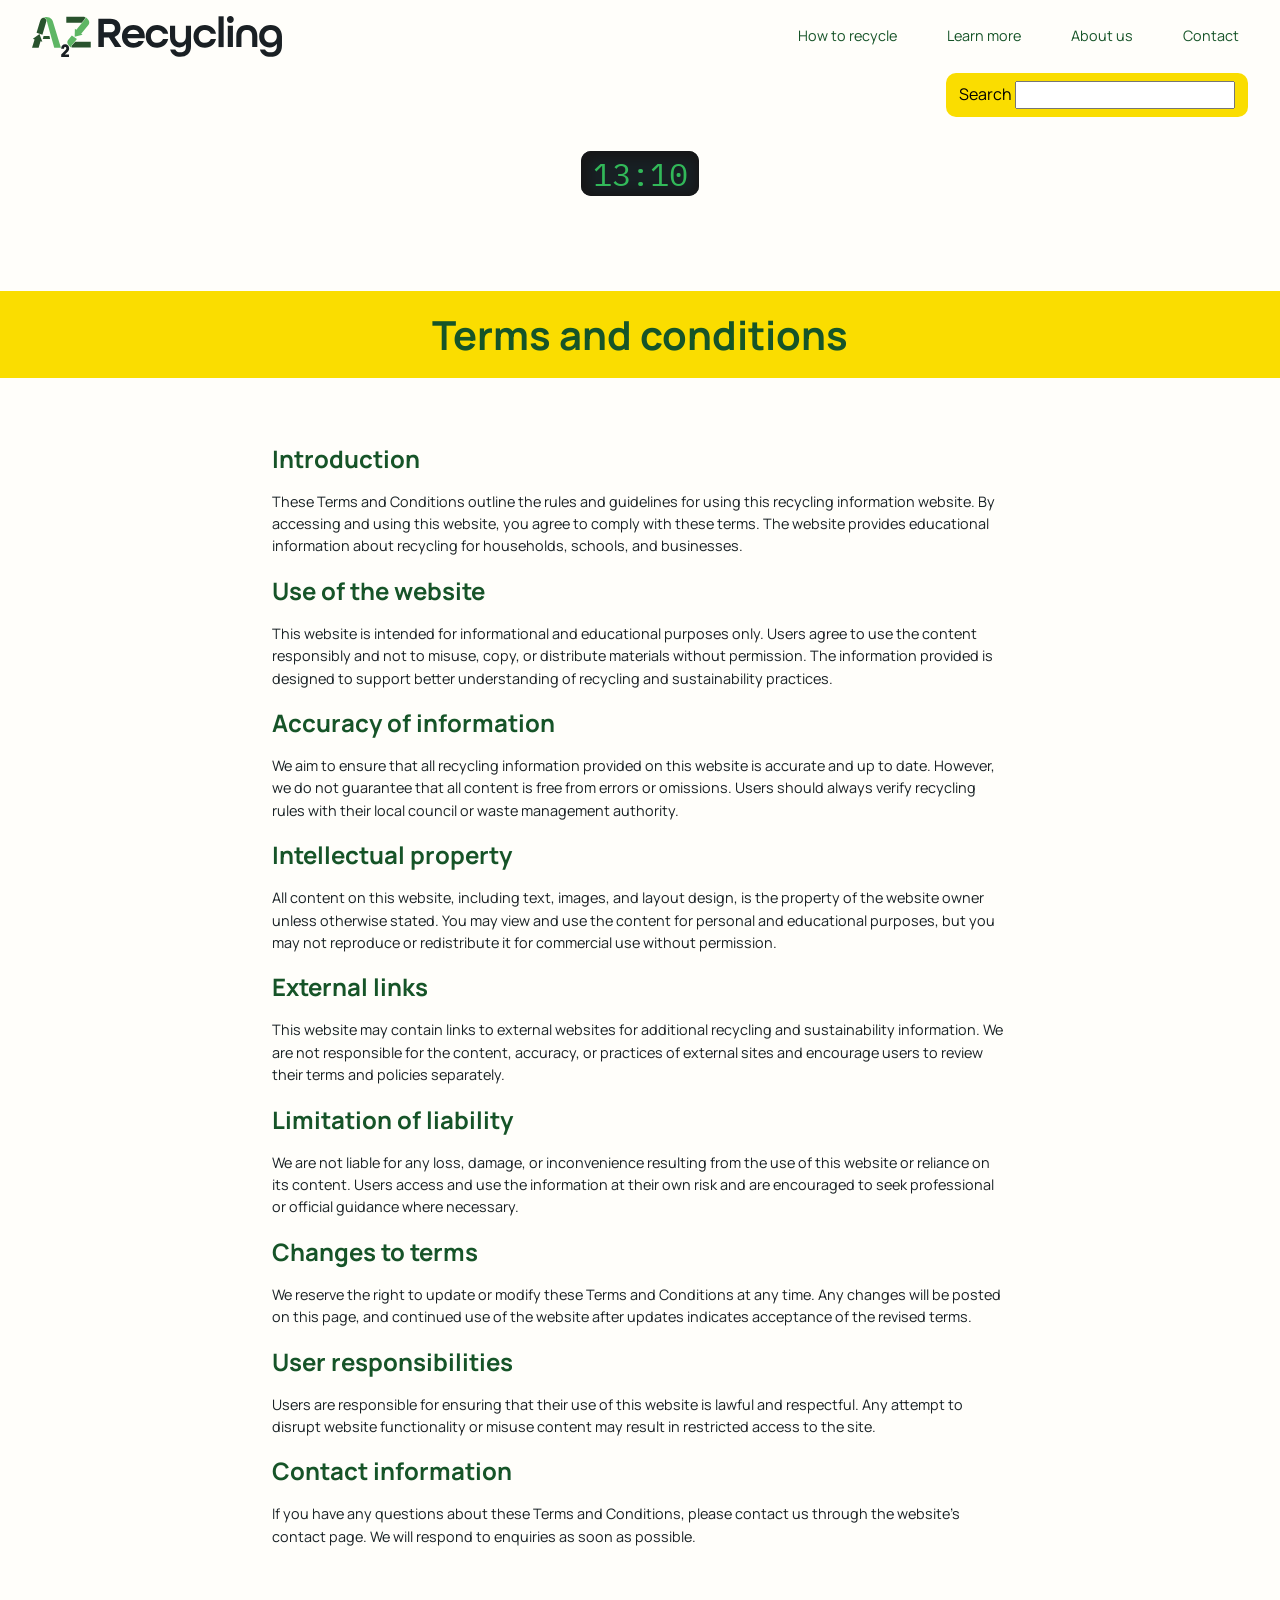
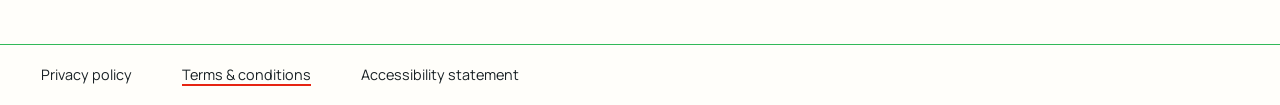
<file: termsandconditions.html>
<!doctype html>
<html lang="en">
  <head>
    <meta charset="UTF-8" />
    <meta name="viewport" content="width=device-width, initial-scale=1.0" />
    <link rel="stylesheet" href="styles.css" />
    <script src="scripts/clock.js" defer></script>
    <script src="scripts/script.js" defer></script>
    <title>A2Z Recycling</title>
  </head>
  <body>
    <nav class="nav-main">
      <a href="index.html">
        <div class="logo-container">
          <img class="logo" src="images/logo.svg" width="300px" />
        </div>
      </a>
      <div id="hamburger">
        <span class="line"></span>
        <span class="line"></span>
        <span class="line"></span>
      </div>

      <div id="hamburger-dropdown" class="hidden">
        <div class="hb-section">
          <h2 class="hb-heading">How to recycle</h2>
          <ul>
            <li class="hb-li"><a href="e-waste.html">e-waste</a></li>
            <li class="hb-li">
              <a href="household.html">Household recycling</a>
            </li>
            <li class="hb-li">
              <a href="business.html">Business recycling</a>
            </li>
          </ul>
        </div>
        <div class="hb-section">
          <h2 class="hb-heading">Learn more</h2>
          <ul>
            <li class="hb-li"><a href="events.html">Events and news</a></li>
            <li class="hb-li">
              <a href="projects.html">Projects and partnerships</a>
            </li>
            <li class="hb-li">
              <a href="resources.html">Educational resources</a>
            </li>
          </ul>
        </div>
        <div class="hb-section">
          <ul>
            <li><a href="about.html">About us</a></li>
            <li><a href="contact.html">Contact us</a></li>
          </ul>
        </div>
        <div class="hb-section pp">
          <ul>
            <li><a href="privacy.html">Privacy policy</a></li>
            <li>
              <a href="accessibility.html">Accessibility statement</a>
            </li>
            <li>
              <a href="termsandconditions.html" class="current-page"
                >Terms and conditions</a
              >
            </li>
          </ul>
        </div>
      </div>

      <ul class="nav-items">
        <li>
          <a href="" class="nav-info">How to recycle</a>
          <div id="howTo" class="nav-dropdown hidden">
            <ul class="nav-dropdown-list" id="dd">
              <li><a href="e-waste.html">e-waste</a></li>
              <li><a href="household.html">Household recycling</a></li>
              <li><a href="business.html">Business recycling</a></li>
            </ul>
          </div>
        </li>
        <li>
          <a href="" class="nav-info">Learn more</a>
          <div id="learnMore" class="nav-dropdown hidden">
            <ul class="nav-dropdown-list">
              <li><a href="events.html">Events and news</a></li>
              <li>
                <a href="projects.html">Projects and partnerships</a>
              </li>
              <li><a href="resources.html">Educational resources</a></li>
            </ul>
          </div>
        </li>
        <li><a href="about.html">About us</a></li>
        <li><a href="contact.html">Contact</a></li>
      </ul>
    </nav>

    <div class="top-components">
      <div class="clock-container">
        <span id="clock">00:00 </span>
      </div>
      <div class="search-container">
        <form>
          <label for="search">Search</label>
          <input type="text" id="search" value="" name="search" />
        </form>
      </div>
    </div>

    <main>
      <section class="section-main section-terms">
        <div class="conveyer-animation">
          <div class="conv-bottle b1"></div>
          <div class="conv-bottle b2"></div>
          <div class="conv-bottle b3"></div>
          <div class="conv-bottle b4"></div>
          <div class="conv-bottle b5"></div>
          <div class="conv-bottle b6"></div>
          <div class="conv-bottle b1"></div>
          <div class="conv-bottle b2"></div>
          <div class="conv-bottle b4"></div>
          <div class="conv-bottle b1"></div>
          <div class="conv-bottle b1"></div>
          <div class="conv-bottle b2"></div>
          <div class="conv-bottle b3"></div>
          <div class="conv-bottle b4"></div>
          <div class="conv-bottle b5"></div>
          <div class="conv-a2z"></div>
        </div>
        <h1>Terms and conditions</h1>

        <div class="document">
          <div>
            <h2>Introduction</h2>
            <p>
              These Terms and Conditions outline the rules and guidelines for
              using this recycling information website. By accessing and using
              this website, you agree to comply with these terms. The website
              provides educational information about recycling for households,
              schools, and businesses.
            </p>
          </div>

          <div>
            <h2>Use of the website</h2>
            <p>
              This website is intended for informational and educational
              purposes only. Users agree to use the content responsibly and not
              to misuse, copy, or distribute materials without permission. The
              information provided is designed to support better understanding
              of recycling and sustainability practices.
            </p>
          </div>

          <div>
            <h2>Accuracy of information</h2>
            <p>
              We aim to ensure that all recycling information provided on this
              website is accurate and up to date. However, we do not guarantee
              that all content is free from errors or omissions. Users should
              always verify recycling rules with their local council or waste
              management authority.
            </p>
          </div>

          <div>
            <h2>Intellectual property</h2>
            <p>
              All content on this website, including text, images, and layout
              design, is the property of the website owner unless otherwise
              stated. You may view and use the content for personal and
              educational purposes, but you may not reproduce or redistribute it
              for commercial use without permission.
            </p>
          </div>

          <div>
            <h2>External links</h2>
            <p>
              This website may contain links to external websites for additional
              recycling and sustainability information. We are not responsible
              for the content, accuracy, or practices of external sites and
              encourage users to review their terms and policies separately.
            </p>
          </div>

          <div>
            <h2>Limitation of liability</h2>
            <p>
              We are not liable for any loss, damage, or inconvenience resulting
              from the use of this website or reliance on its content. Users
              access and use the information at their own risk and are
              encouraged to seek professional or official guidance where
              necessary.
            </p>
          </div>

          <div>
            <h2>Changes to terms</h2>
            <p>
              We reserve the right to update or modify these Terms and
              Conditions at any time. Any changes will be posted on this page,
              and continued use of the website after updates indicates
              acceptance of the revised terms.
            </p>
          </div>

          <div>
            <h2>User responsibilities</h2>
            <p>
              Users are responsible for ensuring that their use of this website
              is lawful and respectful. Any attempt to disrupt website
              functionality or misuse content may result in restricted access to
              the site.
            </p>
          </div>

          <div>
            <h2>Contact information</h2>
            <p>
              If you have any questions about these Terms and Conditions, please
              contact us through the website’s contact page. We will respond to
              enquiries as soon as possible.
            </p>
          </div>
        </div>
      </section>
    </main>
    <nav class="nav-footer">
      <ul class="nav-items">
        <li><a href="privacy.html">Privacy policy</a></li>
        <li>
          <a href="termsandconditions.html" class="current-page"
            >Terms & conditions</a
          >
        </li>
        <li><a href="accessibility.html">Accessibility statement</a></li>
      </ul>
    </nav>
  </body>
</html>
</file>
<file: styles.css>
/* ibm-plex-mono-regular - latin */
@font-face {
  font-display: swap; /* Check https://developer.mozilla.org/en-US/docs/Web/CSS/@font-face/font-display for other options. */
  font-family: "IBM Plex Mono";
  font-style: normal;
  font-weight: 400;
  src: url("../fonts/ibm-plex-mono-v20-latin-regular.woff2") format("woff2"); /* Chrome 36+, Opera 23+, Firefox 39+, Safari 12+, iOS 10+ */
}
/* manrope-regular - latin */
@font-face {
  font-display: swap; /* Check https://developer.mozilla.org/en-US/docs/Web/CSS/@font-face/font-display for other options. */
  font-family: "Manrope";
  font-style: normal;
  font-weight: 400;
  src: url("../fonts/manrope-v20-latin-regular.woff2") format("woff2"); /* Chrome 36+, Opera 23+, Firefox 39+, Safari 12+, iOS 10+ */
}

/* manrope-700 - latin */
@font-face {
  font-display: swap; /* Check https://developer.mozilla.org/en-US/docs/Web/CSS/@font-face/font-display for other options. */
  font-family: "Manrope";
  font-style: normal;
  font-weight: 700;
  src: url("../fonts/manrope-v20-latin-700.woff2") format("woff2"); /* Chrome 36+, Opera 23+, Firefox 39+, Safari 12+, iOS 10+ */
}

:root {
  --color-brand: #1b6530;
  --color-brand-darker: #165428;
  --color-1: #32b959;
  --color-2: #e62412;
  --color-3: #fadd00;
  --color-bg: #fffefa;

  --color-bin_green: color-mix(in srgb, var(--color-1), transparent 70%);
  --color-bin-red: color-mix(in srgb, var(--color-2), transparent 70%);
  --color-bin-yellow: color-mix(in srgb, var(--color-3), transparent 70%);

  --color-grey-1: #f0f6f5;
  --color-grey-2: #dde7e6;
  --color-grey-3: #b9c6c5;
  --color-grey-4: #8fa3a1;
  --color-grey-5: #4d5b5a;
  --color-grey-6: #182024;

  --box-shadow: #4d5b5a 3px 3px 10px;
}
* {
  margin: 0;
  padding: 0;
  box-sizing: border-box;
}
html {
  overflow-y: scroll;
}
main {
  flex: 1;
  position: relative;
  --fall-distance: 600px; /*fallback*/
}
body {
  position: relative;
  display: flex;
  flex-direction: column;
  margin: 0;
  padding: 0;
  font-family:
    "Manrope",
    system-ui,
    -apple-system,
    BlinkMacSystemFont,
    "Segoe UI",
    Roboto,
    Oxygen,
    Ubuntu,
    Cantarell,
    "Open Sans",
    "Helvetica Neue",
    sans-serif;
  background-color: var(--color-bg);
  min-height: 100vh;
  overflow: hidden;
}

img {
  display: block;
  max-width: 100%;
}
a {
  text-decoration: none;
}
p,
li {
  font-size: 0.9rem;
  line-height: 1.4rem;
  color: var(--color-grey-6);
}
.nav-items li {
  padding: 0.1rem 0.5rem;
  border: 0.5px solid var(--color-bg);
}
.nav-items li:hover {
  border: 0.5px solid var(--color-1);
  background-color: var(--color-3);
  border-radius: 5px;
}

/* main navigation */
.logo-container {
  max-width: 250px;
}
.nav-items {
  min-width: fit-content;
  color: var(--color-brand-darker);
  margin: 0;
  display: flex;
  list-style-type: none;
  gap: 2rem;
}
.current-page {
  border-bottom: 2px solid var(--color-2);
}
.nav-main,
.nav-footer {
  align-items: center;
}
.nav-main .nav-items {
  display: none;
}
.nav-main .nav-items a {
  color: var(--color-brand-darker);
}
.nav-dropdown {
  border: 1px solid var(--color-1);
  background-color: #ffffff;
  position: absolute;
  z-index: 999;
  border-radius: 15px;
}
.nav-dropdown-list {
  list-style-type: none;
  padding: 1rem;
  display: flex;
  flex-direction: column;
  gap: 0.25rem;
}
.hidden {
  display: none;
}

/* hamburger menu */
#hamburger {
  display: flex;
  flex-direction: column;
  width: 40px;
  gap: 6px;
  z-index: 9999;
}
#hamburger-dropdown {
  position: absolute;
  top: 0;
  right: 0;
  background-color: #ffffff;
  z-index: 999;
  border: 1px solid var(--color-1);
  border-radius: 15px;
  padding: 2rem;
  padding-top: 4rem;
  box-shadow: var(--box-shadow);
}
.hb-section {
  margin-bottom: 2rem;
  border-bottom: 0.5px solid var(--color-grey-6);
  padding-bottom: 2rem;
}
.hb-section li {
  list-style-type: none;
  padding: 0;
  margin: 0;
}
.hb-section a {
  color: var(--color-brand-darker);
}
.hb-section ul {
  display: flex;
  flex-direction: column;
  gap: 0.5rem;
  padding: 0;
  margin: 0;
  margin-top: 0.6rem;
}
.pp {
  border-bottom: none;
  padding-bottom: 0;
}
.line {
  height: 5px;
  background-color: var(--color-brand-darker);
  border-radius: 5px;
}

/* clock and search */
.top-components {
  display: flex;
  justify-content: center;
}
#clock {
  color: var(--color-1);
  font-size: 2rem;
  background-color: var(--color-grey-6);
  padding: 0.1rem 0.7rem;
  border-radius: 10px;
  box-shadow: inset 2px 2px 10px 6px rgb(23, 23, 24);
  font-family: "IBM Plex Mono", "Courier New", Courier, monospace;
}
.clock-container {
  margin-top: 5rem;
  margin-bottom: 2rem;
}
.search-container {
  position: absolute;
  right: 2rem;
  background-color: var(--color-3);
  padding: 0.5rem 0.8rem;
  border-radius: 10px;
  min-width: 13rem;
}
#search {
  padding: 0.2rem 0.5rem;
  font-size: 1rem;
  color: var(--color-grey-6);
}

/* home page */
.section-home {
  padding-bottom: 4rem;
}
.tagline {
  margin-bottom: 2rem;
}
.grid-container-home {
  display: grid;
  gap: 2rem;
  max-width: 60rem;
  grid-template-columns: repeat(auto-fit, minmax(250px, 1fr));
  margin-top: 2rem;
  margin: 0 auto;
}
.card-home {
  background-color: #ffffff;
  width: 100%;
  min-height: 13rem;
  display: flex;
  justify-content: center;
  align-items: center;
  text-align: center;
  border: 1px solid var(--color-1);
  border-radius: 15px;
  z-index: 9999;
}
.card-active {
  background-color: var(--color-3);
}
.card-home > :first-child {
  font-size: 1.1rem;
  color: var(--color-brand-darker);
}
.nav-main {
  display: flex;
  justify-content: space-between;
  padding: 1rem 2rem;
}
/* PAGES */

.layout-2col {
  display: grid;
  gap: 4rem;
  grid-template-columns: repeat(auto-fit, minmax(365px, 1fr));
  padding: 2rem;
}
.section-main h1 {
  color: var(--color-brand-darker);
  text-align: center;
  font-size: 2.5rem;
  background-color: var(--color-3);
  padding: 1rem;
  margin-bottom: 2rem;
}
.layout-2col h2 {
  margin-bottom: 1rem;
  color: var(--color-brand-darker);
}
.text-block {
  display: flex;
  flex-direction: column;
  gap: 1rem;
  margin-top: 2rem;
}
.img-section-container {
  max-width: 100%;
}
.img-section {
  width: 100%;
  height: auto;
}
.text-under-image {
  display: flex;
  flex-direction: column;
  gap: 2rem;
  margin-top: 1rem;
}
.text-under-image h2 {
  margin-top: 2rem;
  margin-bottom: 0;
}
.text-under-image li {
  line-height: 1.5rem;
}
.text-under-image ul {
  padding: 0 2rem;
}
.text-box {
  padding: 1.5rem;
  border-radius: 15px;
  background-color: #ffffff;
}
.text-box h3 {
  color: var(--color-brand-darker);
}
.article {
  border: 1px solid var(--color-1);
}
.col-articles {
  display: flex;
  flex-direction: column;
  gap: 1rem;
}

/* household recycling */
.bin-gallery {
  display: flex;
  flex-direction: row;
  justify-content: space-between;
  margin-top: 2rem;
}
.image-bin-container {
  max-width: 200px;
  height: auto;
}
.image-bin {
  width: 100%;
  height: auto;
}
.red-bin-text-container {
  border: 2px solid var(--color-2);
}
.yellow-bin-text-container {
  border: 2px solid var(--color-3);
}
.green-bin-text-container {
  border: 2px solid var(--color-1);
}
.waste-type {
  margin-bottom: 0.5rem;
  font-size: 1.1rem;
  color: var(--color-grey-6);
}
.bin-item {
  list-style-type: none;
  margin-bottom: 0.2rem;
  padding: 0.2rem 2rem;
  border-radius: 5px;
}
.bin-red {
  background-color: var(--color-bin-red);
}
.bin-yellow {
  background-color: var(--color-bin-yellow);
}
.bin-green {
  background-color: var(--color-bin_green);
}

/* about us */
.about-us,
.contact-us {
  height: 100%;
  padding: 3rem;
}
.contact-us {
  display: flex;
  flex-direction: column;
  gap: 2rem;
}
.contact-us p {
  color: var(--color-grey-5);
  font-size: 1.5rem;
  margin-top: 1rem;
}
.image-about-us,
.image-contact-us {
  /* height: 25rem; */
  margin-top: -2rem;
}
.section-about .layout-2col {
  margin-top: -10rem;
}
.section-contact .layout-2col {
  margin-top: -4rem;
}

/* contact */

.image-contact img {
  object-fit: cover;
}
.contact-form {
  display: flex;
  flex-direction: column;
}
.contact-form div {
  display: flex;
  flex-direction: column;
  gap: 0.5rem;
}
.contact-form textarea {
  height: 6rem;
  resize: none;
}
.contact-form textarea,
.contact-form input {
  padding: 0.3rem;
  color: var(--color-grey-6);
  border: 0.5px solid var(--color-grey-4);
  border-radius: 5px;
  background-color: var(--color-grey-1);
}

/* document pages */
.document {
  margin: 2rem;
  margin-bottom: 6rem;
  display: flex;
  flex-direction: column;
  gap: 1rem;
  align-items: center;
  margin-top: 4rem;
  color: var(--color-brand-darker);
}
.document div {
  max-width: 46rem;
}
.document h2 {
  margin-bottom: 1rem;
}

/* footer */
.nav-footer {
  width: 100%;
  padding: 1rem 2rem;
  border-top: 0.5px solid var(--color-1);
  background-color: var(--color-bg);
}
.nav-footer .nav-items a {
  color: var(--color-grey-6);
}

/* ANIMATION */

/* big bottle styles */
.cls-1 {
  fill: #1b6530;
}
.cls-2 {
  fill: #264e2c;
}
.cls-3 {
  fill: #32653a;
}
.cls-4 {
  fill: #165428;
}

/* bottle animation */
#container {
  position: absolute;
  width: 300px;
  height: 300px;
  z-index: -999;
}
.bottle {
  position: absolute;
  background-image: url("images/bottle.svg");
  background-repeat: no-repeat;
  top: -400px;
  left: 50%;
  width: 100%;
  height: 100%;
  transform: translateX(-50%);
  animation: fall 0.7s linear 1 forwards;
  animation-iteration-count: 1;
  z-index: -999;
}

@keyframes fall {
  from {
    transform: translate(-50%, -100px);
  }
  to {
    transform: translate(-50%, calc(100vh + 20px));
  }
}

/* conveyer bottles  */
.conveyer-animation {
  display: flex;
  position: relative;
  min-width: fit-content;
  animation: conveyer 25s linear 1 forwards;
  animation-iteration-count: infinite;
}
.conv-bottle {
  position: relative;
  background-image: url("images/bottle.svg");
  background-repeat: no-repeat;
  width: 4rem;
  height: 4rem;
  top: 0;
}
.b1 {
  transform: translateY(-0.2rem) rotate(-22deg);
}
.b2 {
  transform: translateY(0.7rem) rotate(-112deg);
}
.b3 {
  transform: translateY(-0.2rem) translateX(-1.1rem) rotate(-80deg);
}
.b4 {
  transform: translateY(-0.3rem) rotate(-24deg);
}
.b5 {
  transform: translateY(2rem) rotate(63deg);
}
.b6 {
  transform: translateX(2.4rem) translateY(0.5rem) rotate(20deg);
}
.conv-a2z {
  position: relative;
  background-image: url("images/a2z.svg");
  background-repeat: no-repeat;
  width: 6rem;
  height: 4rem;
  top: 1.1rem;
}

@keyframes conveyer {
  from {
    transform: translateX(-85%);
  }
  to {
    transform: translateX(100%);
  }
}
/* border: 1px solid black; */

/* media queries */
@media screen and (min-width: 820px) {
  .nav-main .nav-items {
    display: flex;
  }
  #hamburger {
    display: none;
  }
  #hamburger-dropdown {
    display: none;
  }
}

@media screen and (min-width: 871px) {
  .bin-list {
    max-height: 120vh;
    overflow: scroll;
  }
  .section-about .layout-2col {
    margin-top: -25rem;
  }
  .section-contact .layout-2col {
    margin-top: -6rem;
  }
}
</file>
